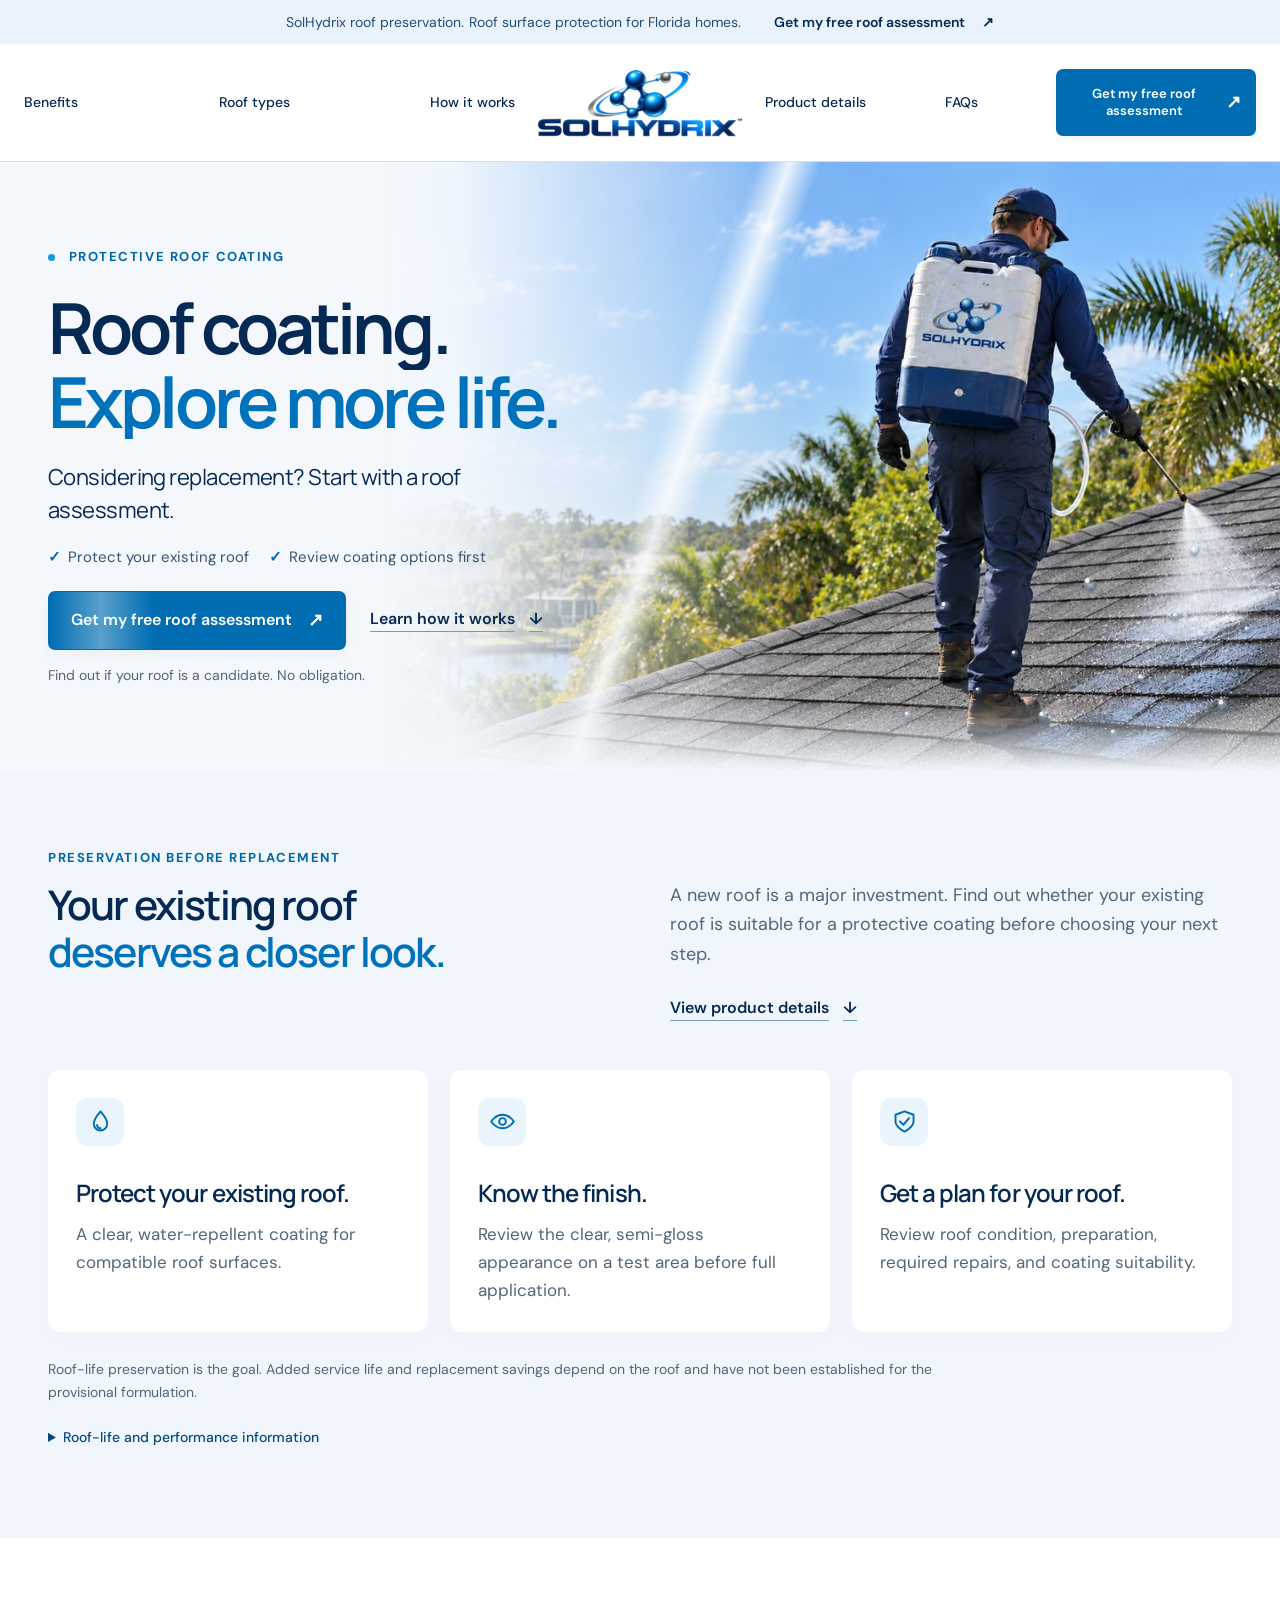
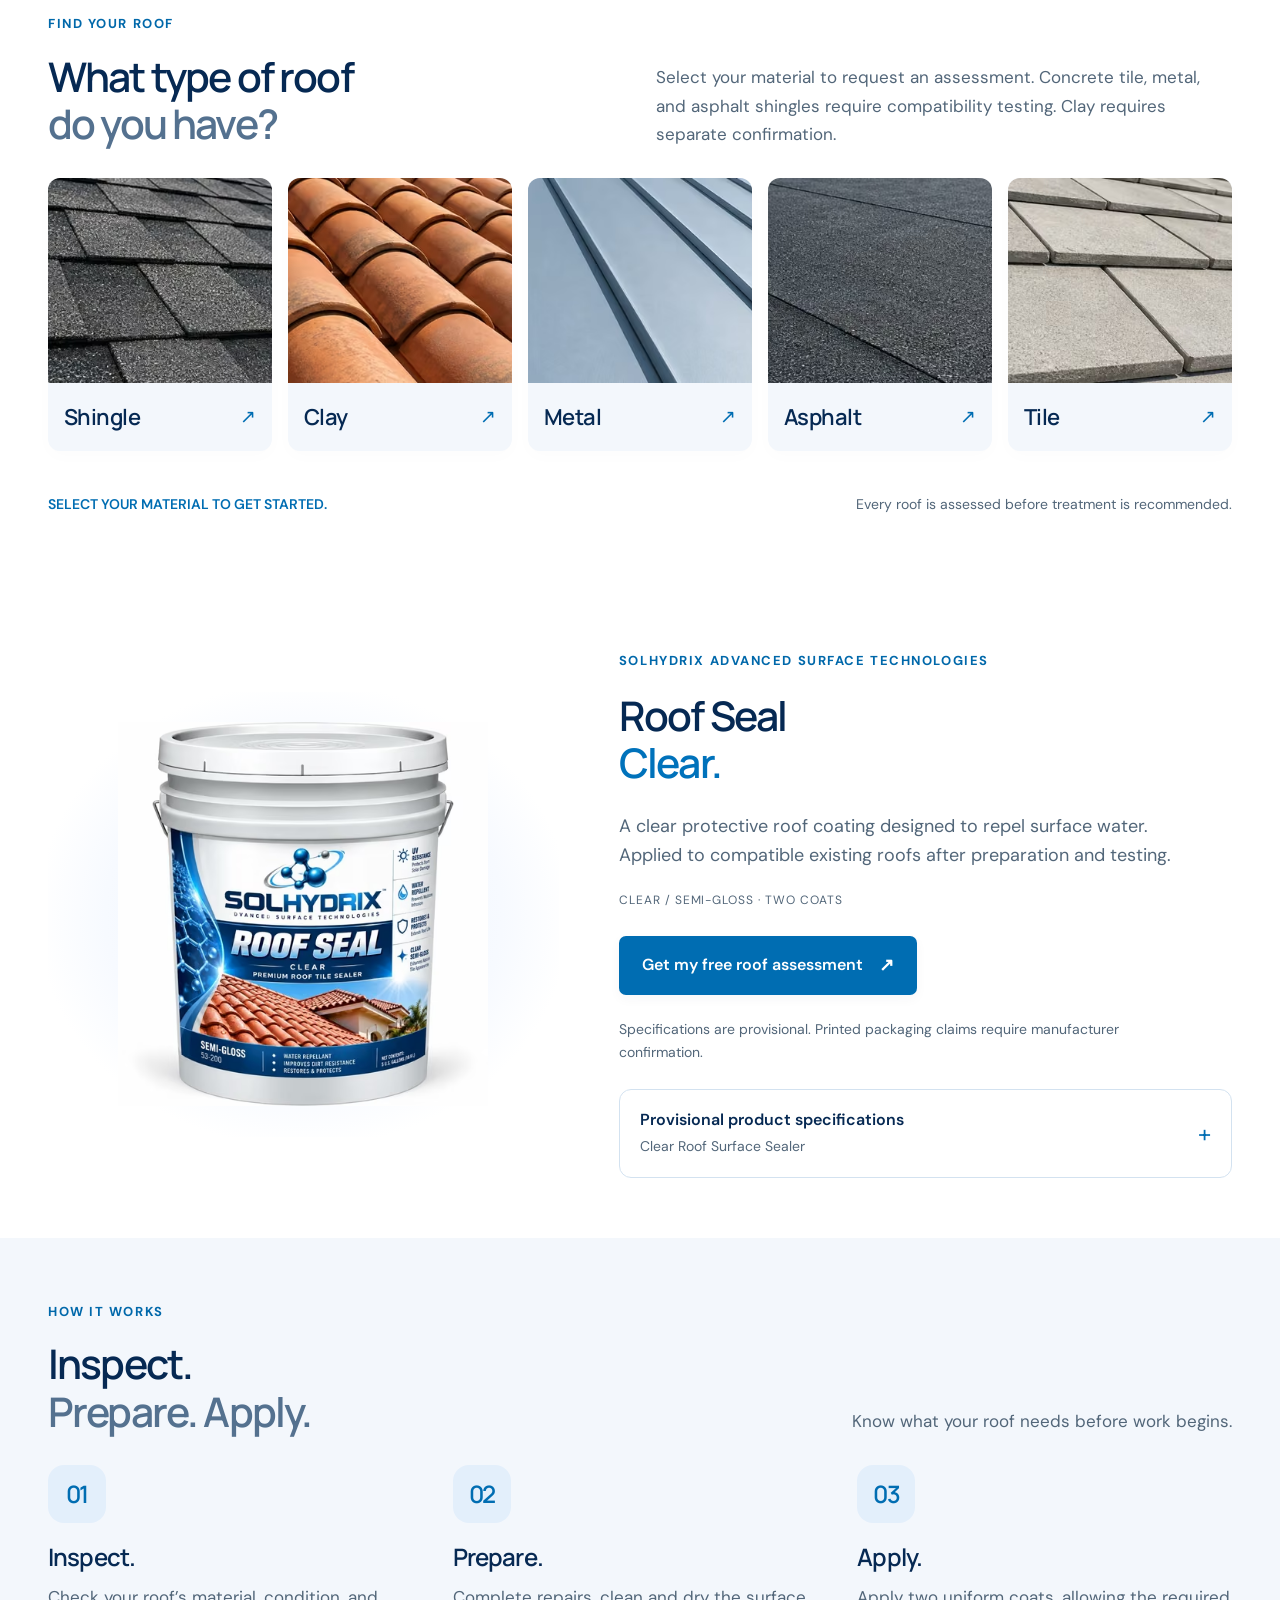
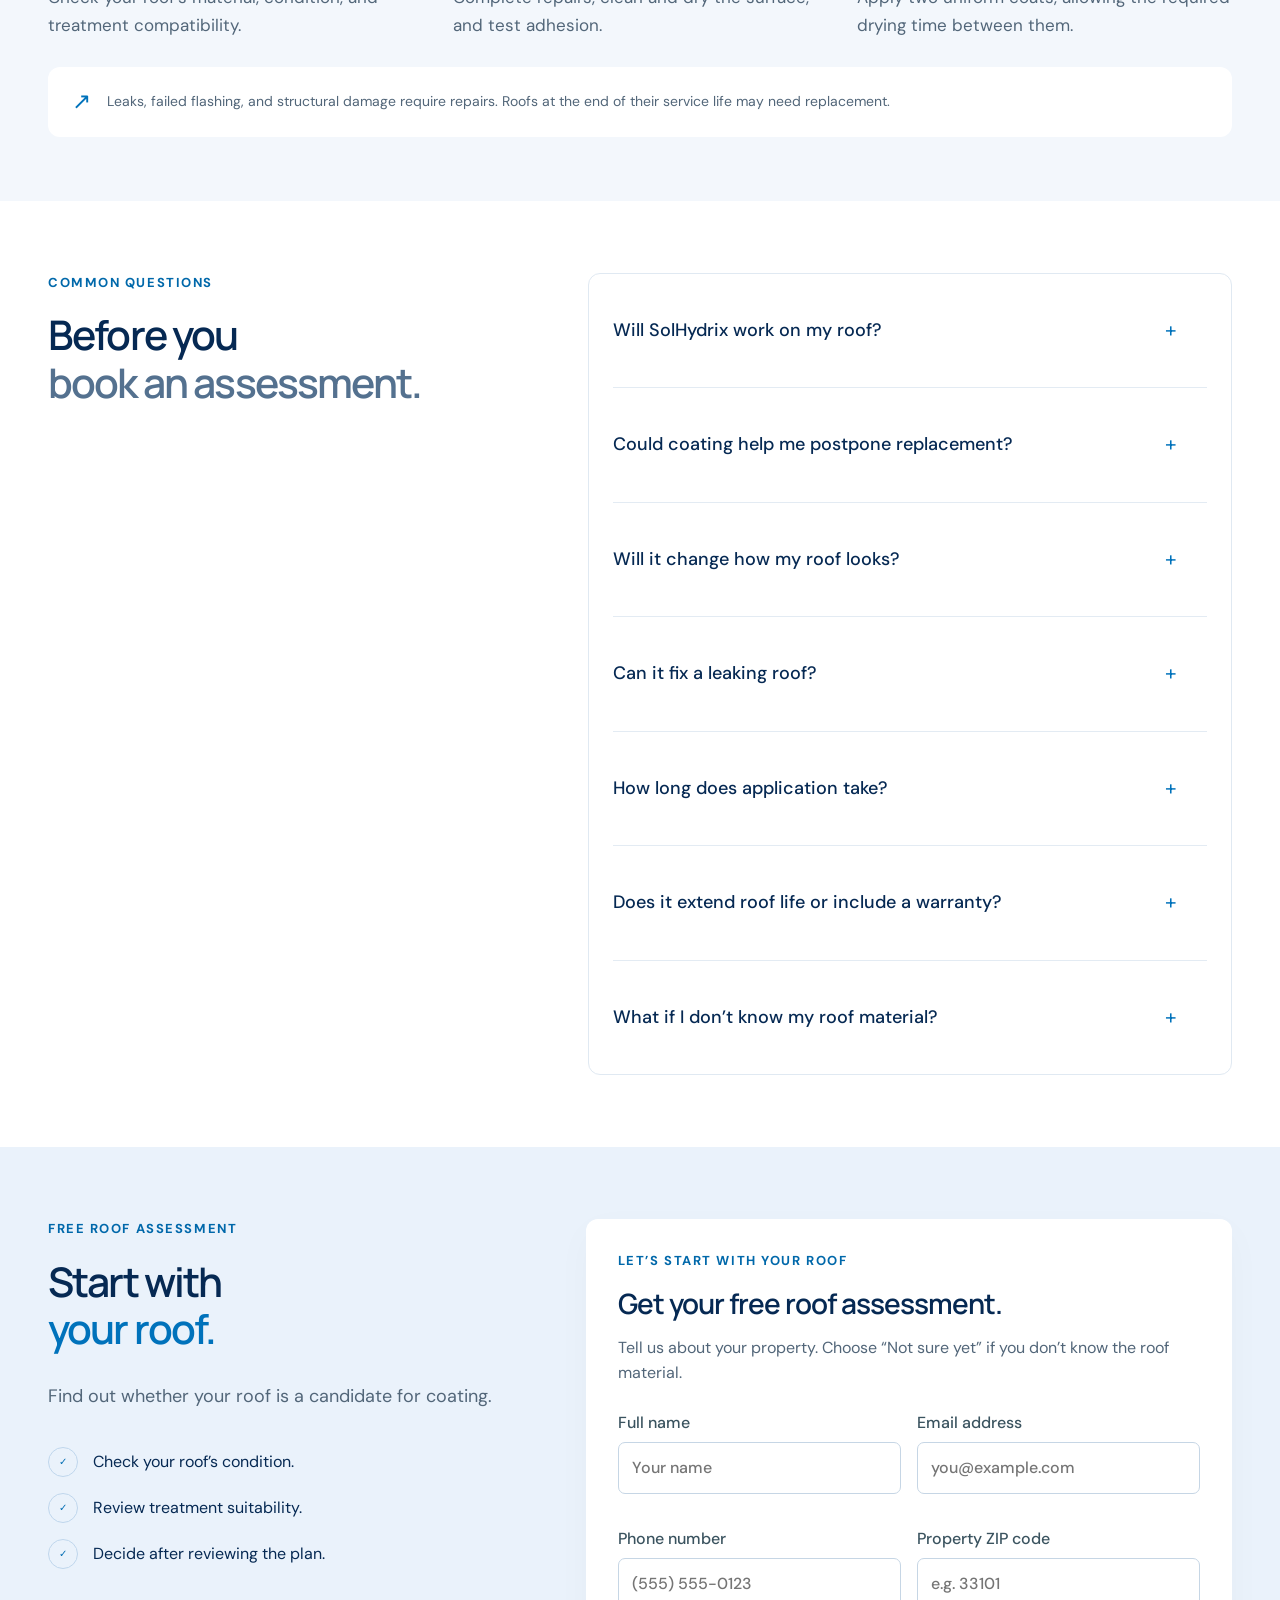
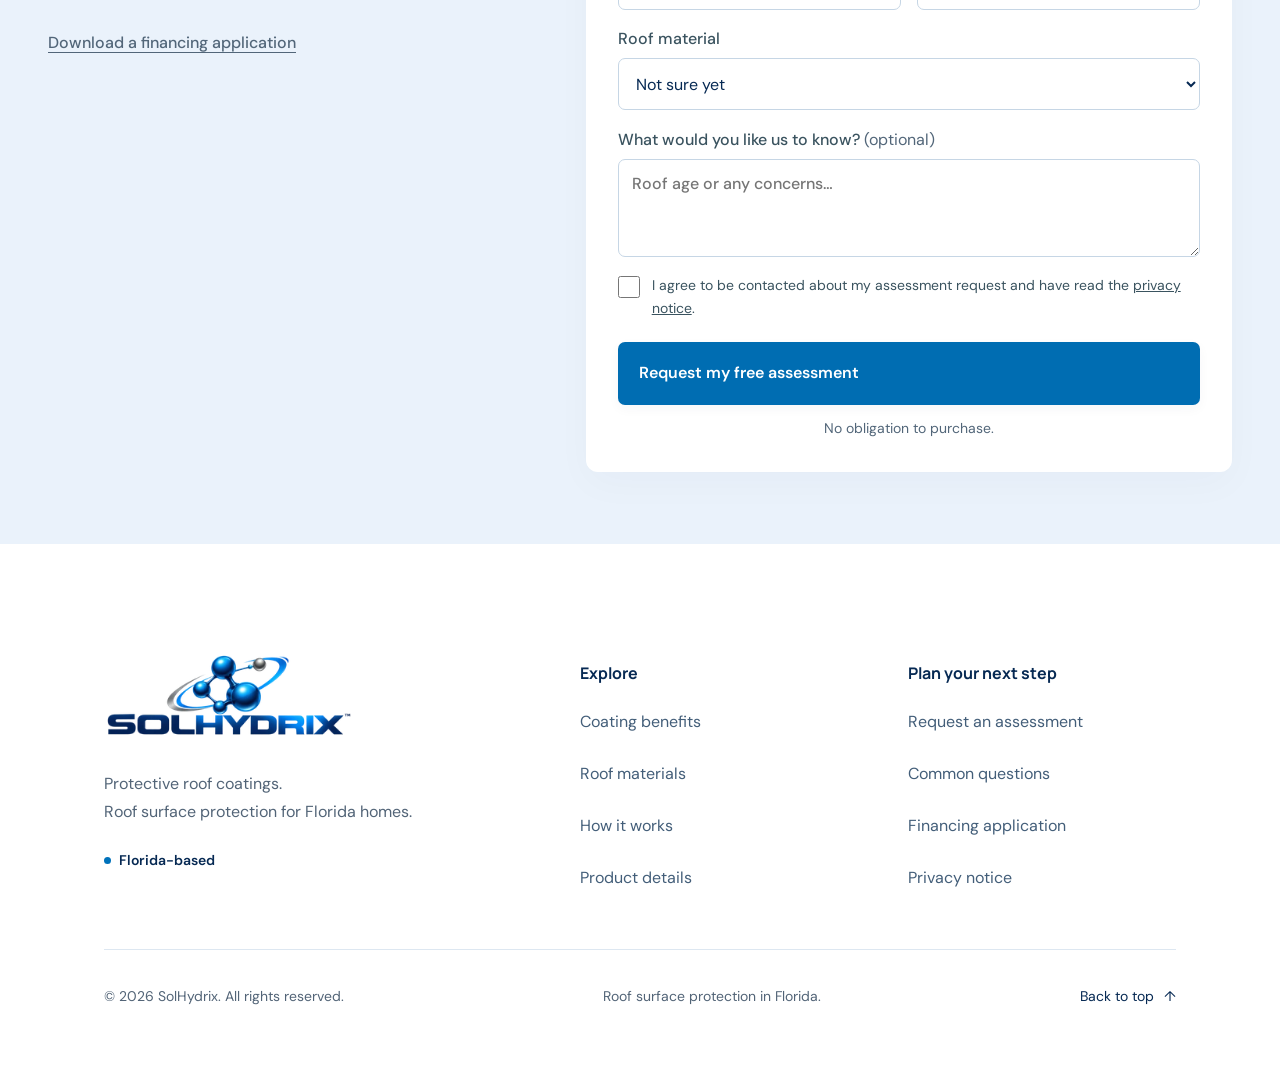
<file: index.html>
<!doctype html>
<html lang="en"><head>
<meta charset="utf-8">
<meta name="viewport" content="width=device-width, initial-scale=1">
<meta name="description" content="SolHydrix Roof Seal Clear is a clear protective roof coating for Florida homes. Request a free roof assessment to see if your roof is a candidate.">
<meta name="theme-color" content="#ffffff">
<title>SolHydrix | Protective Roof Coating for Florida Homes</title>
<link rel="canonical" href="https://www.solhydrix.com/">
<meta property="og:type" content="website">
<meta property="og:url" content="https://www.solhydrix.com/">
<meta property="og:title" content="SolHydrix | Protective Roof Coating for Florida Homes">
<meta property="og:description" content="Considering replacement? Start with a free roof assessment.">
<meta property="og:image" content="https://www.solhydrix.com/assets/optimized/roof-application-1280.webp">
<link rel="icon" href="assets/brand/official-icon-32.png" sizes="32x32">
<link rel="apple-touch-icon" href="assets/brand/official-icon-180.png">
<link rel="preload" href="assets/manrope.woff2?v=8c2def024c1b" as="font" type="font/woff2" crossorigin>
<link rel="preload" href="assets/dm-sans.woff2?v=9fea608a947e" as="font" type="font/woff2" crossorigin>
<link rel="stylesheet" href="performance.bundle.css">
<link rel="stylesheet" href="form.css">
<link rel="stylesheet" href="reveal.css">
<link rel="stylesheet" href="hero.css">
<script src="site.js" defer></script>
<script src="form.js" defer></script>
<script src="reveal.js" defer></script>
<script src="hero.js" defer></script>
</head><body class="brand-official home">
<a class="skip-link" href="#main">Skip to content</a>
<div class="announcement">SolHydrix roof preservation. <span>Roof surface protection for Florida homes.</span><a href="index.html#assessment">Get my free roof assessment <span aria-hidden="true">↗</span></a></div>
<header class="site-header" id="solhydrix-header">
<a aria-label="SolHydrix home" class="brand" href="index.html"><span class="solhydrix-logo logo-header logo-morph"><span class="logo-full"><img alt="SolHydrix" class="logo-art" decoding="async" height="330" loading="eager" sizes="(max-width: 540px) 180px, 260px" src="assets/brand/official-horizontal-960.webp?v=1793151333" srcset="assets/brand/official-horizontal-320.webp?v=1793151328 320w, assets/brand/official-horizontal-640.webp?v=1793151331 640w, assets/brand/official-horizontal-960.webp?v=1793151333 960w" width="960"/></span><span aria-hidden="true" class="logo-wordmark"><img alt="" class="logo-wordmark-art" decoding="async" height="142" loading="eager" sizes="(max-width: 540px) 140px, 180px" src="assets/brand/official-wordmark-1600.webp?v=1793153058" srcset="assets/brand/official-wordmark-600.webp?v=1793153058 600w, assets/brand/official-wordmark-1000.webp?v=1793153058 1000w, assets/brand/official-wordmark-1600.webp?v=1793153058 1600w" width="1600"/></span></span></a>
<button aria-controls="site-nav" aria-expanded="false" aria-label="Open navigation menu" class="menu-toggle"><span class="menu-label">Menu</span><span aria-hidden="true" class="menu-icon">☰</span></button>
<nav aria-label="Main navigation" id="site-nav">
<div class="nav-group nav-left"><a href="index.html#why-solhydrix">Benefits</a><a href="index.html#roof-types">Roof types</a><a href="index.html#how-it-works">How it works</a></div>
<div class="nav-group nav-right"><a href="index.html#product-specifications">Product details</a><a href="index.html#questions">FAQs</a><a class="button button-small" href="index.html#assessment">Get my free roof assessment <span aria-hidden="true">↗</span></a></div>
</nav></header>
<main id="main">
<section class="hero-premium">
<div class="hero-scene"><picture><source sizes="(max-width: 540px) 100vw, (max-width: 800px) 80vw, 70vw" srcset="assets/optimized/roof-application-480.avif?v=1793158976 480w, assets/optimized/roof-application-768.avif?v=1793158976 768w, assets/optimized/roof-application-1280.avif?v=1793158976 1280w, assets/optimized/roof-application-1600.avif?v=1793158977 1600w" type="image/avif"/><img alt="Illustrative SolHydrix technician spraying roof coating onto asphalt shingles with branded backpack equipment" decoding="async" fetchpriority="high" height="900" loading="eager" sizes="(max-width: 540px) 100vw, (max-width: 800px) 80vw, 70vw" src="assets/optimized/roof-application-1280.webp" srcset="assets/optimized/roof-application-480.webp?v=1793158976 480w, assets/optimized/roof-application-768.webp?v=1793158976 768w, assets/optimized/roof-application-1280.webp?v=1793158976 1280w, assets/optimized/roof-application-1600.webp?v=1793158976 1600w" width="1600"/></picture></div>
<div class="wrap hero-inner">
<div class="hero-premium-copy">
<span class="eyebrow"><span class="status-dot"></span> PROTECTIVE ROOF COATING</span>
<h1>Roof coating.<br/> <span>Explore more life.</span></h1>
<p class="hero-lead">Considering replacement? Start with a roof assessment.</p>
<ul aria-label="Product benefits" class="hero-wins"><li>Protect your existing roof</li><li>Review coating options first</li></ul>
<div class="hero-actions"><a class="button" href="#assessment">Get my free roof assessment <span aria-hidden="true">↗</span></a><a class="text-link" href="#why-solhydrix">Learn how it works <span aria-hidden="true">↓</span></a></div>
<p class="hero-cta-note">Find out if your roof is a candidate. No obligation.</p>
</div>
<div class="scene-note"><span class="note-line"></span><span>PROFESSIONALLY APPLIED COATING.<br/><strong>CARE FOR YOUR EXISTING ROOF.</strong></span></div>
</div>
<div class="hero-base wrap"><span>ROOF SURFACE PROTECTION.</span><span>SEE HOW IT WORKS <span aria-hidden="true">↓</span></span></div>
</section>
<section class="difference-section" id="why-solhydrix">
<div class="wrap difference-grid">
<div class="difference-intro">
<span class="eyebrow">PRESERVATION BEFORE REPLACEMENT</span>
<h2>Your existing roof<br/> <span>deserves a closer look.</span></h2>
<p>A new roof is a major investment. Find out whether your existing roof is suitable for a protective coating before choosing your next step.</p>
<a class="text-link" href="#product-specifications">View product details <span aria-hidden="true">↓</span></a>
</div>
<div class="benefit-marketing">
<div class="feature-grid">
<article><span aria-hidden="true" class="feature-symbol"></span><h3>Protect your existing roof.</h3><p>A clear, water-repellent coating for compatible roof surfaces.</p></article>
<article><span aria-hidden="true" class="feature-symbol"></span><h3>Know the finish.</h3><p>Review the clear, semi-gloss appearance on a test area before full application.</p></article>
<article><span aria-hidden="true" class="feature-symbol"></span><h3>Get a plan for your roof.</h3><p>Review roof condition, preparation, required repairs, and coating suitability.</p></article>
</div>
<p class="benefit-verification">Roof-life preservation is the goal. Added service life and replacement savings depend on the roof and have not been established for the provisional formulation.</p>
<details class="development-detail"><summary>Roof-life and performance information</summary><p>SolHydrix is being developed with longer roof life, sun-exposure protection, and asphalt-shingle granule retention as intended benefits. The provisional documents describe a clear acrylic sealer; they do not establish added years, UV performance, granule-retention results, or savings. Manufacturer verification is required before those results can be stated.</p></details>
</div>
</div>
</section>
<section class="section wrap material-section" id="roof-types">
<div class="section-heading">
<div><span class="eyebrow">FIND YOUR ROOF</span><h2>What type of roof<br/> <span>do you have?</span></h2></div>
<p>Select your material to request an assessment. Concrete tile, metal, and asphalt shingles require compatibility testing. Clay requires separate confirmation.</p>
</div>
<div class="material-grid material-grid-reveal"><a aria-label="Start an assessment for a shingle roof" class="material-card" data-material="Shingle" href="#assessment"><div class="material-photo material-shingle"><picture><source sizes="(max-width: 540px) 45vw, (max-width: 1000px) 30vw, 250px" srcset="assets/optimized/roof-shingle-240.avif?v=1793158977 240w, assets/optimized/roof-shingle-320.avif?v=1793158977 320w, assets/optimized/roof-shingle-480.avif?v=1793158977 480w" type="image/avif"/><img alt="Shingle roof surface" class="material-image" decoding="async" height="400" loading="lazy" sizes="auto, (max-width: 540px) 45vw, (max-width: 1000px) 30vw, 250px" src="assets/optimized/roof-shingle-480.webp?v=1793158977" srcset="assets/optimized/roof-shingle-240.webp?v=1793158977 240w, assets/optimized/roof-shingle-320.webp?v=1793158977 320w, assets/optimized/roof-shingle-480.webp?v=1793158977 480w" width="480"/></picture></div><span><strong>Shingle</strong><i aria-hidden="true">↗</i></span></a><a aria-label="Start an assessment for a clay roof" class="material-card" data-material="Clay" href="#assessment"><div class="material-photo material-clay"><picture><source sizes="(max-width: 540px) 45vw, (max-width: 1000px) 30vw, 250px" srcset="assets/optimized/roof-clay-240.avif?v=1793158977 240w, assets/optimized/roof-clay-320.avif?v=1793158977 320w, assets/optimized/roof-clay-480.avif?v=1793158977 480w" type="image/avif"/><img alt="Clay roof surface" class="material-image" decoding="async" height="400" loading="lazy" sizes="auto, (max-width: 540px) 45vw, (max-width: 1000px) 30vw, 250px" src="assets/optimized/roof-clay-480.webp?v=1793158977" srcset="assets/optimized/roof-clay-240.webp?v=1793158977 240w, assets/optimized/roof-clay-320.webp?v=1793158977 320w, assets/optimized/roof-clay-480.webp?v=1793158977 480w" width="480"/></picture></div><span><strong>Clay</strong><i aria-hidden="true">↗</i></span></a><a aria-label="Start an assessment for a metal roof" class="material-card" data-material="Metal" href="#assessment"><div class="material-photo material-metal"><picture><source sizes="(max-width: 540px) 45vw, (max-width: 1000px) 30vw, 250px" srcset="assets/optimized/roof-metal-240.avif?v=1793158977 240w, assets/optimized/roof-metal-320.avif?v=1793158977 320w, assets/optimized/roof-metal-480.avif?v=1793158977 480w" type="image/avif"/><img alt="Metal roof surface" class="material-image" decoding="async" height="400" loading="lazy" sizes="auto, (max-width: 540px) 45vw, (max-width: 1000px) 30vw, 250px" src="assets/optimized/roof-metal-480.webp?v=1793158977" srcset="assets/optimized/roof-metal-240.webp?v=1793158977 240w, assets/optimized/roof-metal-320.webp?v=1793158977 320w, assets/optimized/roof-metal-480.webp?v=1793158977 480w" width="480"/></picture></div><span><strong>Metal</strong><i aria-hidden="true">↗</i></span></a><a aria-label="Start an assessment for an asphalt roof" class="material-card" data-material="Asphalt" href="#assessment"><div class="material-photo material-asphalt"><picture><source sizes="(max-width: 540px) 45vw, (max-width: 1000px) 30vw, 250px" srcset="assets/optimized/roof-asphalt-240.avif?v=1793158977 240w, assets/optimized/roof-asphalt-320.avif?v=1793158977 320w, assets/optimized/roof-asphalt-480.avif?v=1793158977 480w" type="image/avif"/><img alt="Asphalt roof surface" class="material-image" decoding="async" height="400" loading="lazy" sizes="auto, (max-width: 540px) 45vw, (max-width: 1000px) 30vw, 250px" src="assets/optimized/roof-asphalt-480.webp?v=1793158977" srcset="assets/optimized/roof-asphalt-240.webp?v=1793158977 240w, assets/optimized/roof-asphalt-320.webp?v=1793158977 320w, assets/optimized/roof-asphalt-480.webp?v=1793158977 480w" width="480"/></picture></div><span><strong>Asphalt</strong><i aria-hidden="true">↗</i></span></a><a aria-label="Start an assessment for a tile roof" class="material-card" data-material="Tile" href="#assessment"><div class="material-photo material-tile"><picture><source sizes="(max-width: 540px) 45vw, (max-width: 1000px) 30vw, 250px" srcset="assets/optimized/roof-tile-240.avif?v=1793158977 240w, assets/optimized/roof-tile-320.avif?v=1793158977 320w, assets/optimized/roof-tile-480.avif?v=1793158977 480w" type="image/avif"/><img alt="Tile roof surface" class="material-image" decoding="async" height="400" loading="lazy" sizes="auto, (max-width: 540px) 45vw, (max-width: 1000px) 30vw, 250px" src="assets/optimized/roof-tile-480.webp?v=1793158977" srcset="assets/optimized/roof-tile-240.webp?v=1793158977 240w, assets/optimized/roof-tile-320.webp?v=1793158977 320w, assets/optimized/roof-tile-480.webp?v=1793158977 480w" width="480"/></picture></div><span><strong>Tile</strong><i aria-hidden="true">↗</i></span></a></div>
<div class="material-bottom"><span>SELECT YOUR MATERIAL TO GET STARTED.</span><p>Every roof is assessed before treatment is recommended.</p></div>
</section>
<section aria-labelledby="brand-product-title" class="brand-product"><div class="wrap brand-product-grid"><div class="brand-product-visual"><picture><source sizes="(max-width: 540px) 240px, 370px" srcset="assets/optimized/roof-seal-clear-240.avif?v=1793158978 240w, assets/optimized/roof-seal-clear-360.avif?v=1793158978 360w, assets/optimized/roof-seal-clear-480.avif?v=1793158978 480w, assets/optimized/roof-seal-clear-720.avif?v=1793158978 720w, assets/optimized/roof-seal-clear-960.avif?v=1793158978 960w" type="image/avif"/><img alt="SolHydrix Roof Seal Clear official product mockup" class="bucket-art" decoding="async" height="997" loading="lazy" sizes="auto, (max-width: 540px) 240px, 370px" src="assets/brand/official-roofsealclear-960.webp?v=1793151338" srcset="assets/brand/official-roofsealclear-320.webp?v=1793151338 320w, assets/brand/official-roofsealclear-640.webp?v=1793151338 640w, assets/brand/official-roofsealclear-960.webp?v=1793151338 960w" width="960"/></picture></div><div class="brand-product-copy"><span class="eyebrow">SOLHYDRIX ADVANCED SURFACE TECHNOLOGIES</span><h2 id="brand-product-title">Roof Seal<br/><span>Clear.</span></h2><p>A clear protective roof coating designed to repel surface water. Applied to compatible existing roofs after preparation and testing.</p><p class="product-finish">CLEAR / SEMI-GLOSS · TWO COATS</p><a class="button" href="#assessment">Get my free roof assessment <span aria-hidden="true">↗</span></a><p class="brand-product-note">Specifications are provisional. Printed packaging claims require manufacturer confirmation.</p><details class="product-specifications" id="product-specifications">
<summary><span><strong>Provisional product specifications</strong><small>Clear Roof Surface Sealer</small></span><span aria-hidden="true" class="spec-toggle"></span></summary>
<div class="spec-content">
<p class="spec-status"><strong>Provisional technical basis.</strong> All figures are conditional on verification of the final formulation and manufacturing controls.</p>
<p>UV protection, asphalt-shingle granule retention, and roof-life extension are intended product benefits awaiting manufacturer performance verification. These provisional documents do not establish a measured improvement in those areas.</p>
<table class="spec-table"><caption>Clear Roof Surface Sealer provisional specifications</caption><tbody>
<tr><th scope="row">Finish</th><td>Clear / Semi-gloss</td></tr>
<tr><th scope="row">Packaging</th><td>5 U.S. gallons</td></tr>
<tr><th scope="row">Application</th><td>Two coats</td></tr>
<tr><th scope="row">VOC</th><td>66 g/L</td></tr>
<tr><th scope="row">Touch dry</th><td>Approximately 2 hours</td></tr>
<tr><th scope="row">Recoat</th><td>Approximately 4 hours</td></tr>
</tbody></table>
<p class="spec-conditions">Drying times assume 77°F (25°C) and 50% relative humidity. Touch dry and recoat times are not full-cure times. Actual conditions can affect drying.</p>
<h3>Surface and application requirements</h3>
<p>The provisional documents identify flat and barrel concrete tile, metal roofing, and asphalt shingles, subject to compatibility verification. Clay tile requires separate confirmation.</p>
<p>Repair defects and flashing before application. Surfaces must be dry, clean, and sound. Verify adhesion and compatibility on a test area. Avoid conditions where rain, condensation, or unsuitable temperatures may affect curing.</p>
<p class="spec-final-note">Professional applicators must use appropriate PPE and fall protection. Refer to the product-specific Safety Data Sheet. Safety documentation, approvals, and warranties must be issued or confirmed by the manufacturer. Final product instructions govern application.</p>
</div>
</details>
</div></div></section>
<section class="process-band" id="how-it-works">
<div class="section wrap process-section">
<div class="section-heading"><div><span class="eyebrow">HOW IT WORKS</span><h2>Inspect.<br/> <span>Prepare. Apply.</span></h2></div><p>Know what your roof needs before work begins.</p></div>
<div class="steps">
<article><span class="step-number">01</span><h3>Inspect.</h3><p>Check your roof’s material, condition, and treatment compatibility.</p></article>
<article><span class="step-number">02</span><h3>Prepare.</h3><p>Complete repairs, clean and dry the surface, and test adhesion.</p></article>
<article><span class="step-number">03</span><h3>Apply.</h3><p>Apply two uniform coats, allowing the required drying time between them.</p></article>
</div>
<div class="process-note"><span aria-hidden="true">↗</span><p>Leaks, failed flashing, and structural damage require repairs. Roofs at the end of their service life may need replacement.</p></div>
</div>
</section>
<section class="section wrap faq-section" id="questions">
<div><span class="eyebrow">COMMON QUESTIONS</span><h2>Before you<br/> <span>book an assessment.</span></h2></div>
<div class="faqs">
<details><summary>Will SolHydrix work on my roof?</summary><p>The provisional specifications identify flat and barrel concrete tile, metal roofing, and asphalt shingles. Your roof needs a condition assessment and compatibility test. Clay and other surfaces require separate confirmation.</p></details>
<details><summary>Could coating help me postpone replacement?</summary><p>An assessment can establish whether your roof is suitable for coating. The provisional SolHydrix documents do not establish how long replacement could be deferred or a savings amount. Roofs with structural problems or at the end of their service life may need replacement.</p></details>
<details><summary>Will it change how my roof looks?</summary><p>The specified finish is clear and semi-gloss. A test area helps you review the appearance and adhesion before the full application.</p></details>
<details><summary>Can it fix a leaking roof?</summary><p>Leaks, damaged flashing, and structural problems need appropriate roofing repairs before sealer application.</p></details>
<details><summary>How long does application take?</summary><p>The schedule depends on preparation, roof size, and weather. Provisional drying times are about 2 hours to touch dry and 4 hours to recoat at 77°F and 50% relative humidity. These are not full-cure times.</p></details>
<details><summary>Does it extend roof life or include a warranty?</summary><p>A measured increase in roof life has not been established by the provisional documents. Any warranty must be issued or confirmed by the manufacturer. Review written terms before approving treatment.</p></details>
<details><summary>What if I don’t know my roof material?</summary><p>Choose “Not sure yet” on the form and share what you know.</p></details>
</div>
</section>
<section class="assessment-section" id="assessment">
<div class="wrap assessment-layout">
<div class="assessment-copy"><span class="eyebrow">FREE ROOF ASSESSMENT</span><h2>Start with<br/> <span>your roof.</span></h2><p>Find out whether your roof is a candidate for coating.</p><div class="assessment-points"><div><span>✓</span><p>Check your roof’s condition.</p></div><div><span>✓</span><p>Review treatment suitability.</p></div><div><span>✓</span><p>Decide after reviewing the plan.</p></div></div><p class="assessment-financing"><a href="financing.html">Download a financing application</a></p><span class="local-note">SOLHYDRIX · ROOF SURFACE PROTECTION.</span></div>
<div><form aria-label="Roof assessment request" class="assessment-form" id="assessment-form" action="https://formsubmit.co/markhamilton@nbholdingspartnership.com" method="POST">
<input type="hidden" name="_subject" value="New SolHydrix roof assessment request">
<input type="hidden" name="_template" value="table">
<input type="hidden" name="_captcha" value="false">
<input type="text" name="_honey" class="hp-field" tabindex="-1" autocomplete="off" aria-hidden="true">

<div class="form-top"><span class="eyebrow">LET’S START WITH YOUR ROOF</span><h3>Get your free roof assessment.</h3><p>Tell us about your property. Choose “Not sure yet” if you don’t know the roof material.</p></div>
<div class="form-grid">
<label>Full name<input name="Name" required autocomplete="name" maxlength="100" placeholder="Your name"/></label>
<label>Email address<input name="email" required autocomplete="email" maxlength="160" placeholder="you@example.com" type="email"/></label>
<label>Phone number<input name="Phone" required autocomplete="tel" maxlength="30" placeholder="(555) 555-0123" type="tel"/></label>
<label>Property ZIP code<input name="ZIP code" required autocomplete="postal-code" inputmode="numeric" maxlength="5" pattern="[0-9]{5}" title="5-digit ZIP code" placeholder="e.g. 33101"/></label>
</div>
<label>Roof material<select id="roof-material" name="Roof material"><option value="Not sure">Not sure yet</option><option>Shingle</option><option>Clay</option><option>Metal</option><option>Asphalt</option><option>Tile</option></select></label>
<label>What would you like us to know? <span class="optional">(optional)</span><textarea name="Message" maxlength="2000" placeholder="Roof age or any concerns…" rows="3"></textarea></label>

<label class="consent"><input type="checkbox" name="Consent" value="Agreed" required/><span>I agree to be contacted about my assessment request and have read the <a href="privacy.html">privacy notice</a>.</span></label>
<button class="button" type="submit">Request my free assessment</button><p class="form-note">No obligation to purchase.</p>
<p class="form-response" hidden="" role="status" aria-live="polite"></p></form>
</div>
</div>
</section>
</main>
<footer class="site-footer">
<div class="wrap footer-shell">
<div class="footer-grid">
<div class="footer-identity">
<a aria-label="SolHydrix home" class="brand" href="index.html"><picture class="solhydrix-logo logo-footer"><img alt="SolHydrix" class="logo-art logo-layout-horizontal" decoding="async" height="330" loading="lazy" sizes="(max-width: 540px) 180px, 250px" src="assets/brand/official-horizontal-960.webp?v=1793151333" srcset="assets/brand/official-horizontal-320.webp?v=1793151328 320w, assets/brand/official-horizontal-640.webp?v=1793151331 640w, assets/brand/official-horizontal-960.webp?v=1793151333 960w" width="960"/></picture></a>
<p>Protective roof coatings.<br/>Roof surface protection for Florida homes.</p>
<span class="footer-location"><span aria-hidden="true"></span>Florida-based</span>
</div>
<nav aria-label="Explore SolHydrix" class="footer-links">
<h3>Explore</h3>
<a href="index.html#why-solhydrix">Coating benefits</a>
<a href="index.html#roof-types">Roof materials</a>
<a href="index.html#how-it-works">How it works</a>
<a href="index.html#product-specifications">Product details</a>
</nav>
<nav aria-label="SolHydrix resources" class="footer-links">
<h3>Plan your next step</h3>
<a href="index.html#assessment">Request an assessment</a>
<a href="index.html#questions">Common questions</a>
<a href="financing.html">Financing application</a>
<a href="privacy.html">Privacy notice</a>
</nav>
</div>
<div class="footer-legal"><span>© 2026 SolHydrix. All rights reserved.</span><span>Roof surface protection in Florida.</span><a href="#main">Back to top <span aria-hidden="true">↑</span></a></div>
</div>
</footer>
</body></html>
</file>
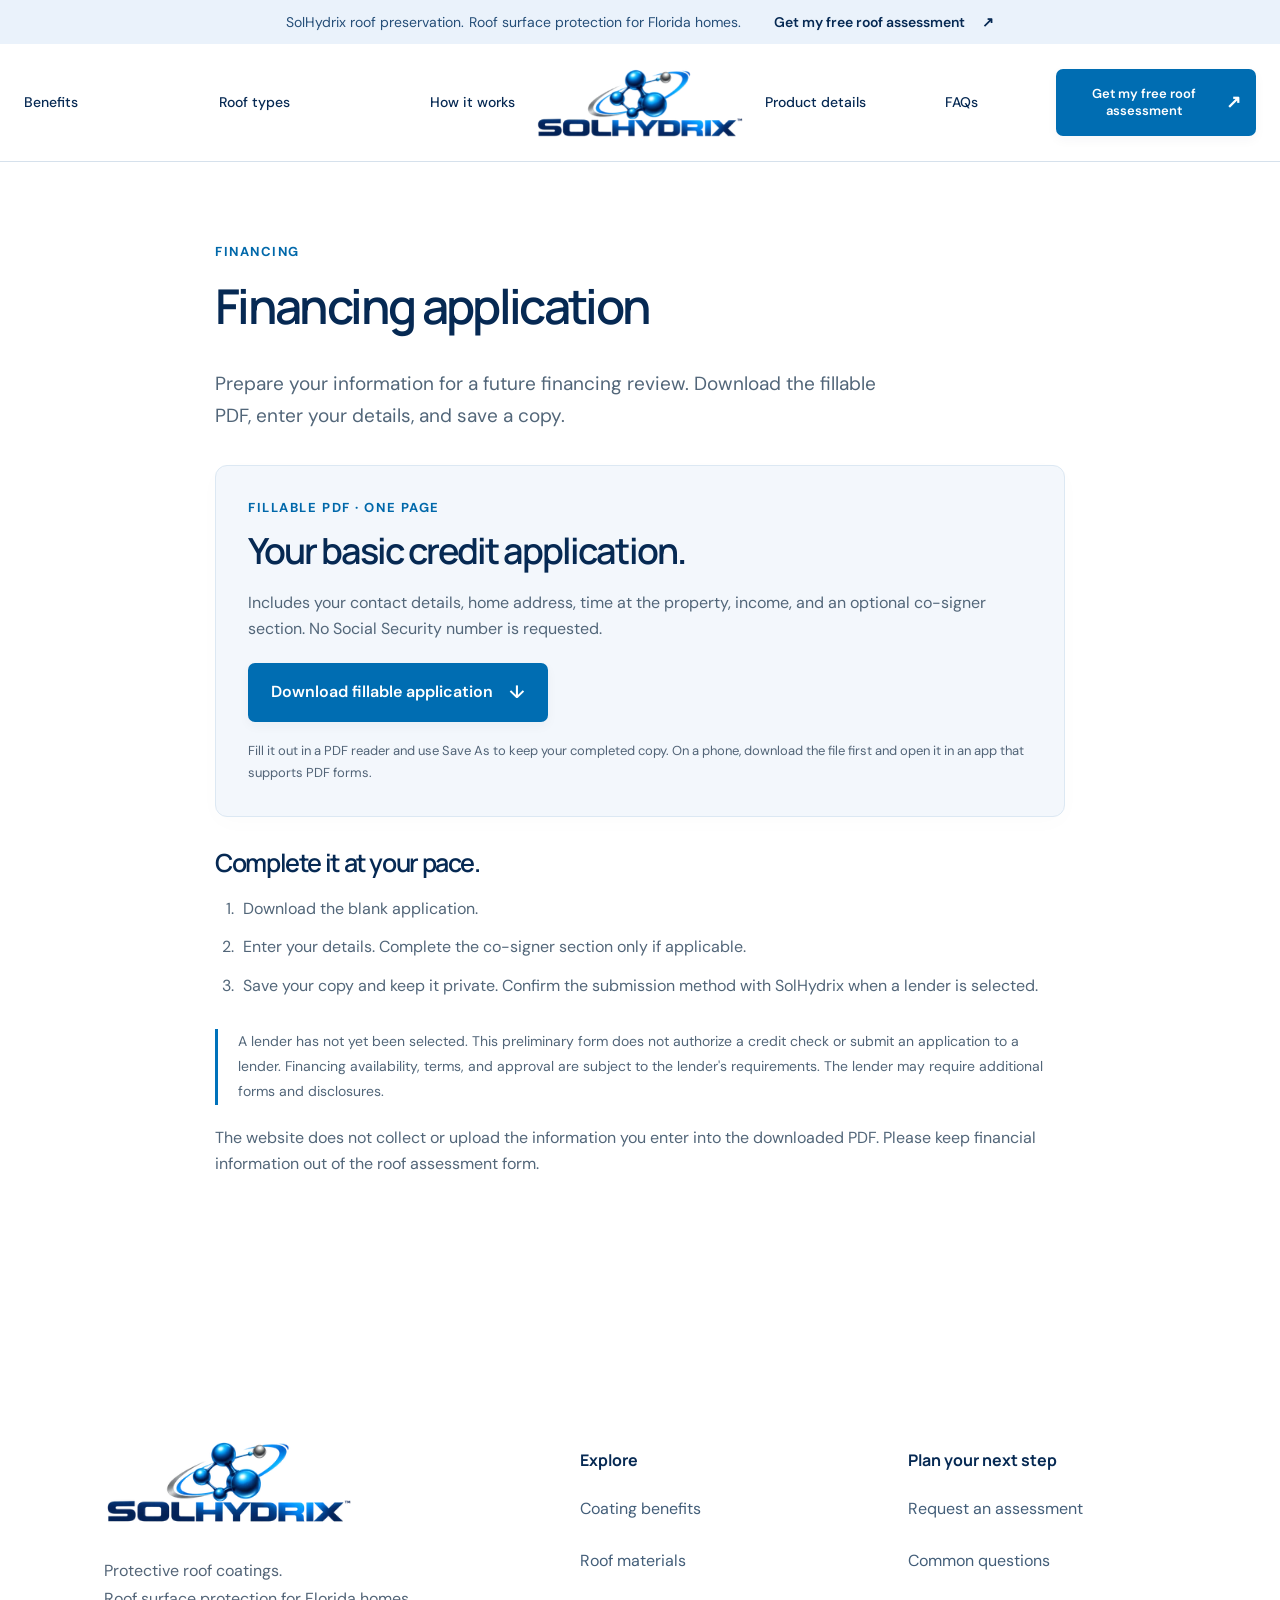
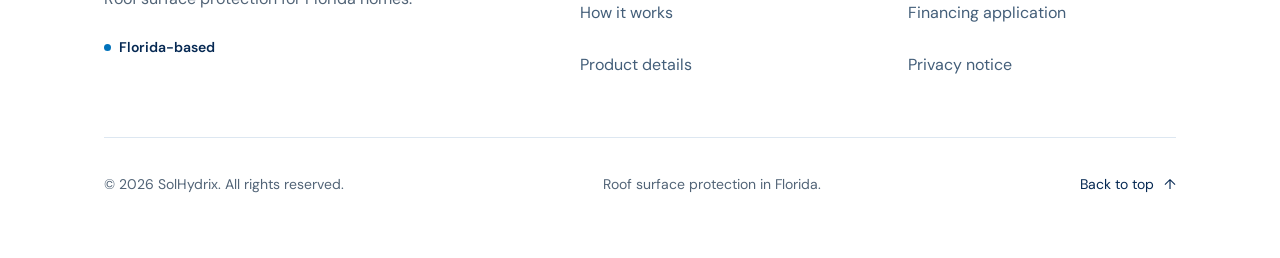
<file: financing.html>
<!doctype html>
<html lang="en"><head>
<meta charset="utf-8">
<meta name="viewport" content="width=device-width, initial-scale=1">
<meta name="description" content="Download the SolHydrix basic credit application to prepare for a financing review.">
<meta name="theme-color" content="#ffffff">
<title>Financing application | SolHydrix</title>
<link rel="canonical" href="https://www.solhydrix.com/financing.html">
<link rel="icon" href="assets/brand/official-icon-32.png" sizes="32x32">
<link rel="apple-touch-icon" href="assets/brand/official-icon-180.png">
<link rel="preload" href="assets/manrope.woff2?v=8c2def024c1b" as="font" type="font/woff2" crossorigin>
<link rel="preload" href="assets/dm-sans.woff2?v=9fea608a947e" as="font" type="font/woff2" crossorigin>
<link rel="stylesheet" href="performance.bundle.css">
<link rel="stylesheet" href="form.css">
<script src="site.js" defer></script>

</head><body class="brand-official page">
<a class="skip-link" href="#main">Skip to content</a>
<div class="announcement">SolHydrix roof preservation. <span>Roof surface protection for Florida homes.</span><a href="index.html#assessment">Get my free roof assessment <span aria-hidden="true">↗</span></a></div>
<header class="site-header" id="solhydrix-header">
<a aria-label="SolHydrix home" class="brand" href="index.html"><span class="solhydrix-logo logo-header logo-morph"><span class="logo-full"><img alt="SolHydrix" class="logo-art" decoding="async" height="330" loading="eager" sizes="(max-width: 540px) 180px, 260px" src="assets/brand/official-horizontal-960.webp?v=1793151333" srcset="assets/brand/official-horizontal-320.webp?v=1793151328 320w, assets/brand/official-horizontal-640.webp?v=1793151331 640w, assets/brand/official-horizontal-960.webp?v=1793151333 960w" width="960"/></span><span aria-hidden="true" class="logo-wordmark"><img alt="" class="logo-wordmark-art" decoding="async" height="142" loading="eager" sizes="(max-width: 540px) 140px, 180px" src="assets/brand/official-wordmark-1600.webp?v=1793153058" srcset="assets/brand/official-wordmark-600.webp?v=1793153058 600w, assets/brand/official-wordmark-1000.webp?v=1793153058 1000w, assets/brand/official-wordmark-1600.webp?v=1793153058 1600w" width="1600"/></span></span></a>
<button aria-controls="site-nav" aria-expanded="false" aria-label="Open navigation menu" class="menu-toggle"><span class="menu-label">Menu</span><span aria-hidden="true" class="menu-icon">☰</span></button>
<nav aria-label="Main navigation" id="site-nav">
<div class="nav-group nav-left"><a href="index.html#why-solhydrix">Benefits</a><a href="index.html#roof-types">Roof types</a><a href="index.html#how-it-works">How it works</a></div>
<div class="nav-group nav-right"><a href="index.html#product-specifications">Product details</a><a href="index.html#questions">FAQs</a><a class="button button-small" href="index.html#assessment">Get my free roof assessment <span aria-hidden="true">↗</span></a></div>
</nav></header>
<main id="main"><div class="prose wrap"><span class="eyebrow">FINANCING</span><h1>Financing application</h1>
<div class="financing-intro">
<p>Prepare your information for a future financing review. Download the fillable PDF, enter your details, and save a copy.</p>
<div class="financing-download">
<span class="eyebrow">FILLABLE PDF · ONE PAGE</span>
<h2>Your basic credit application.</h2>
<p>Includes your contact details, home address, time at the property, income, and an optional co-signer section. No Social Security number is requested.</p>
<a class="button" download="SolHydrix-Basic-Credit-Application.pdf" href="assets/documents/SolHydrix-Basic-Credit-Application.pdf">Download fillable application <span aria-hidden="true">↓</span></a>
<p class="financing-caption">Fill it out in a PDF reader and use Save As to keep your completed copy. On a phone, download the file first and open it in an app that supports PDF forms.</p>
</div>
<h2>Complete it at your pace.</h2>
<ol><li>Download the blank application.</li><li>Enter your details. Complete the co-signer section only if applicable.</li><li>Save your copy and keep it private. Confirm the submission method with SolHydrix when a lender is selected.</li></ol>
<p class="financing-notice">A lender has not yet been selected. This preliminary form does not authorize a credit check or submit an application to a lender. Financing availability, terms, and approval are subject to the lender's requirements. The lender may require additional forms and disclosures.</p>
<p>The website does not collect or upload the information you enter into the downloaded PDF. Please keep financial information out of the roof assessment form.</p>
</div>

</div></main>
<footer class="site-footer">
<div class="wrap footer-shell">
<div class="footer-grid">
<div class="footer-identity">
<a aria-label="SolHydrix home" class="brand" href="index.html"><picture class="solhydrix-logo logo-footer"><img alt="SolHydrix" class="logo-art logo-layout-horizontal" decoding="async" height="330" loading="lazy" sizes="(max-width: 540px) 180px, 250px" src="assets/brand/official-horizontal-960.webp?v=1793151333" srcset="assets/brand/official-horizontal-320.webp?v=1793151328 320w, assets/brand/official-horizontal-640.webp?v=1793151331 640w, assets/brand/official-horizontal-960.webp?v=1793151333 960w" width="960"/></picture></a>
<p>Protective roof coatings.<br/>Roof surface protection for Florida homes.</p>
<span class="footer-location"><span aria-hidden="true"></span>Florida-based</span>
</div>
<nav aria-label="Explore SolHydrix" class="footer-links">
<h3>Explore</h3>
<a href="index.html#why-solhydrix">Coating benefits</a>
<a href="index.html#roof-types">Roof materials</a>
<a href="index.html#how-it-works">How it works</a>
<a href="index.html#product-specifications">Product details</a>
</nav>
<nav aria-label="SolHydrix resources" class="footer-links">
<h3>Plan your next step</h3>
<a href="index.html#assessment">Request an assessment</a>
<a href="index.html#questions">Common questions</a>
<a href="financing.html">Financing application</a>
<a href="privacy.html">Privacy notice</a>
</nav>
</div>
<div class="footer-legal"><span>© 2026 SolHydrix. All rights reserved.</span><span>Roof surface protection in Florida.</span><a href="#main">Back to top <span aria-hidden="true">↑</span></a></div>
</div>
</footer>
</body></html>
</file>
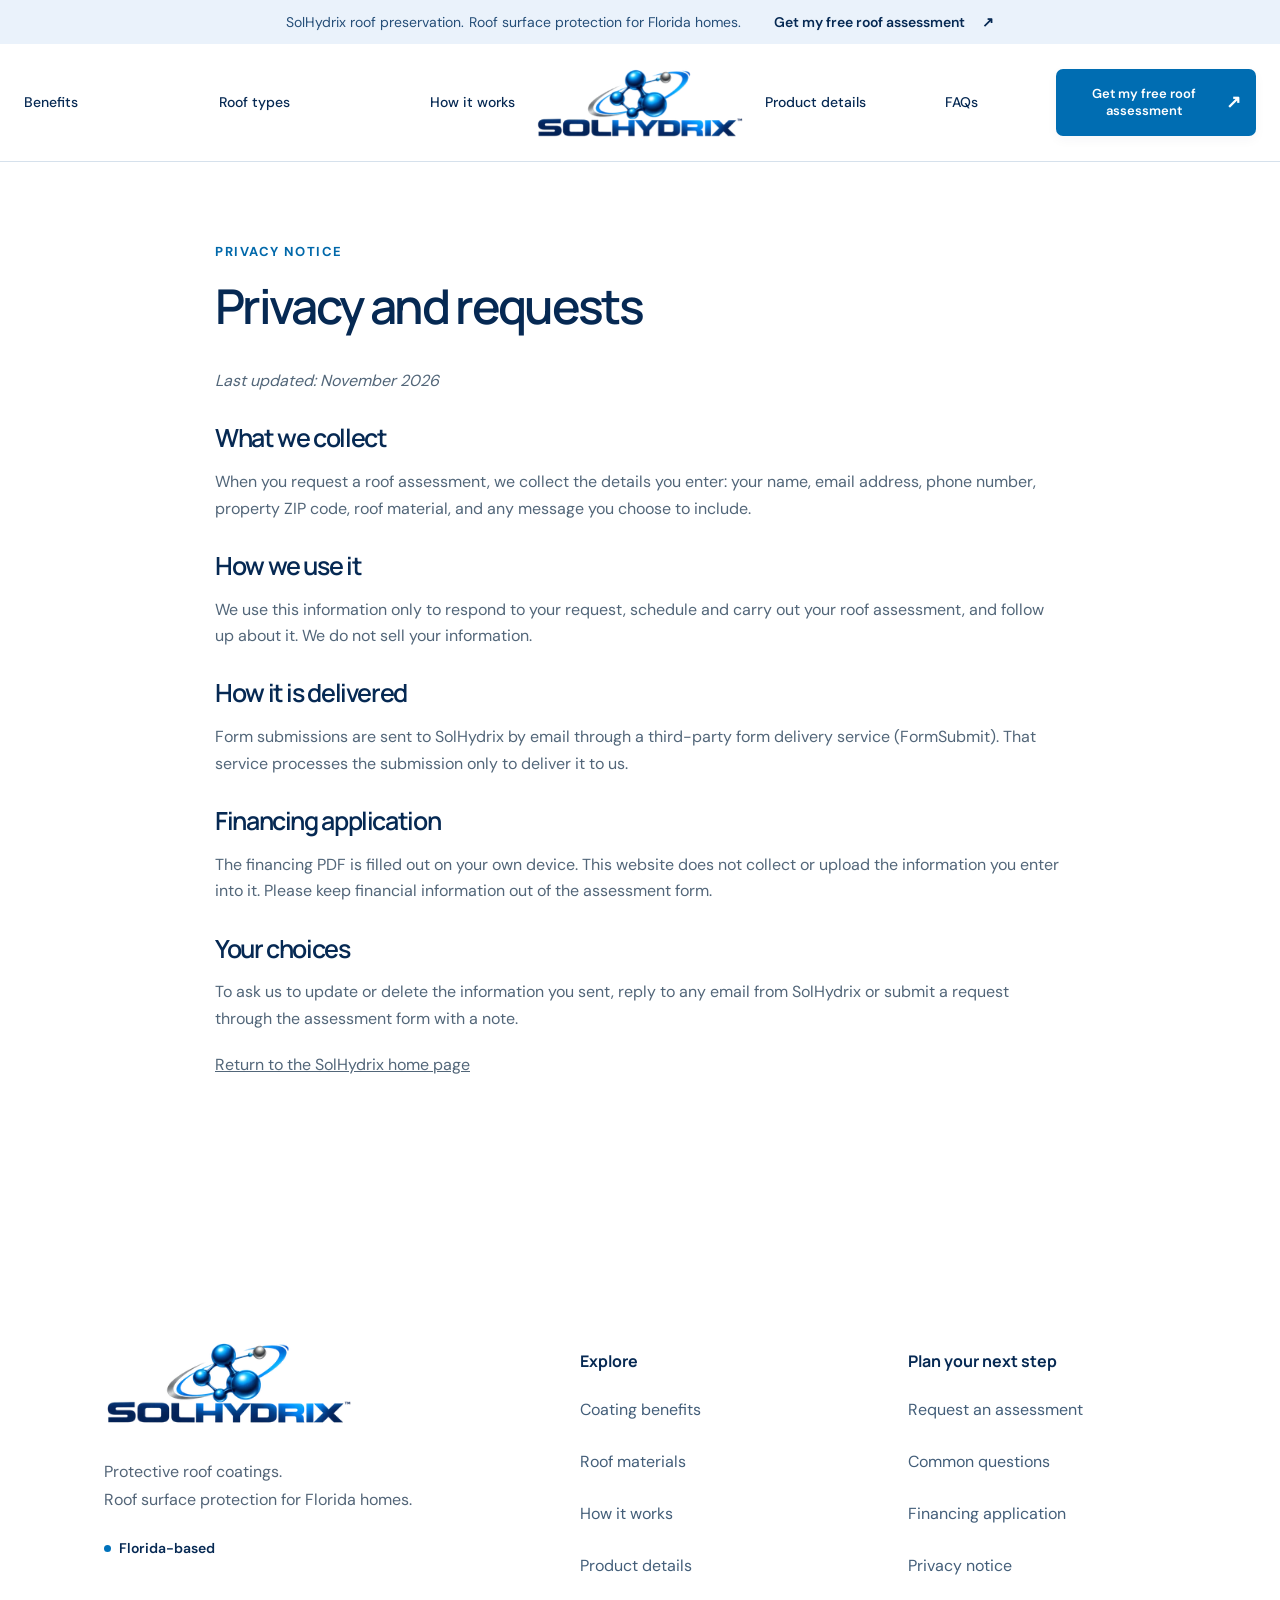
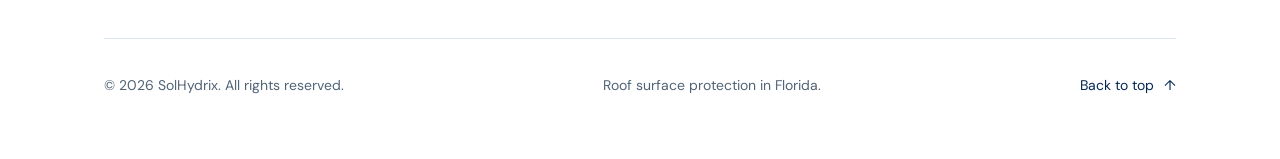
<file: privacy.html>
<!doctype html>
<html lang="en"><head>
<meta charset="utf-8">
<meta name="viewport" content="width=device-width, initial-scale=1">
<meta name="description" content="How SolHydrix handles information submitted through the roof assessment form.">
<meta name="theme-color" content="#ffffff">
<title>Privacy notice | SolHydrix</title>
<link rel="canonical" href="https://www.solhydrix.com/privacy.html">
<link rel="icon" href="assets/brand/official-icon-32.png" sizes="32x32">
<link rel="apple-touch-icon" href="assets/brand/official-icon-180.png">
<link rel="preload" href="assets/manrope.woff2?v=8c2def024c1b" as="font" type="font/woff2" crossorigin>
<link rel="preload" href="assets/dm-sans.woff2?v=9fea608a947e" as="font" type="font/woff2" crossorigin>
<link rel="stylesheet" href="performance.bundle.css">
<link rel="stylesheet" href="form.css">
<script src="site.js" defer></script>

</head><body class="brand-official page">
<a class="skip-link" href="#main">Skip to content</a>
<div class="announcement">SolHydrix roof preservation. <span>Roof surface protection for Florida homes.</span><a href="index.html#assessment">Get my free roof assessment <span aria-hidden="true">↗</span></a></div>
<header class="site-header" id="solhydrix-header">
<a aria-label="SolHydrix home" class="brand" href="index.html"><span class="solhydrix-logo logo-header logo-morph"><span class="logo-full"><img alt="SolHydrix" class="logo-art" decoding="async" height="330" loading="eager" sizes="(max-width: 540px) 180px, 260px" src="assets/brand/official-horizontal-960.webp?v=1793151333" srcset="assets/brand/official-horizontal-320.webp?v=1793151328 320w, assets/brand/official-horizontal-640.webp?v=1793151331 640w, assets/brand/official-horizontal-960.webp?v=1793151333 960w" width="960"/></span><span aria-hidden="true" class="logo-wordmark"><img alt="" class="logo-wordmark-art" decoding="async" height="142" loading="eager" sizes="(max-width: 540px) 140px, 180px" src="assets/brand/official-wordmark-1600.webp?v=1793153058" srcset="assets/brand/official-wordmark-600.webp?v=1793153058 600w, assets/brand/official-wordmark-1000.webp?v=1793153058 1000w, assets/brand/official-wordmark-1600.webp?v=1793153058 1600w" width="1600"/></span></span></a>
<button aria-controls="site-nav" aria-expanded="false" aria-label="Open navigation menu" class="menu-toggle"><span class="menu-label">Menu</span><span aria-hidden="true" class="menu-icon">☰</span></button>
<nav aria-label="Main navigation" id="site-nav">
<div class="nav-group nav-left"><a href="index.html#why-solhydrix">Benefits</a><a href="index.html#roof-types">Roof types</a><a href="index.html#how-it-works">How it works</a></div>
<div class="nav-group nav-right"><a href="index.html#product-specifications">Product details</a><a href="index.html#questions">FAQs</a><a class="button button-small" href="index.html#assessment">Get my free roof assessment <span aria-hidden="true">↗</span></a></div>
</nav></header>
<main id="main"><div class="prose wrap"><span class="eyebrow">PRIVACY NOTICE</span>
<h1>Privacy and requests</h1>
<p><em>Last updated: November 2026</em></p>
<h2>What we collect</h2><p>When you request a roof assessment, we collect the details you enter: your name, email address, phone number, property ZIP code, roof material, and any message you choose to include.</p>
<h2>How we use it</h2><p>We use this information only to respond to your request, schedule and carry out your roof assessment, and follow up about it. We do not sell your information.</p>
<h2>How it is delivered</h2><p>Form submissions are sent to SolHydrix by email through a third-party form delivery service (FormSubmit). That service processes the submission only to deliver it to us.</p>
<h2>Financing application</h2><p>The financing PDF is filled out on your own device. This website does not collect or upload the information you enter into it. Please keep financial information out of the assessment form.</p>
<h2>Your choices</h2><p>To ask us to update or delete the information you sent, reply to any email from SolHydrix or submit a request through the assessment form with a note.</p>
<p><a href="index.html">Return to the SolHydrix home page</a></p></div></main>
<footer class="site-footer">
<div class="wrap footer-shell">
<div class="footer-grid">
<div class="footer-identity">
<a aria-label="SolHydrix home" class="brand" href="index.html"><picture class="solhydrix-logo logo-footer"><img alt="SolHydrix" class="logo-art logo-layout-horizontal" decoding="async" height="330" loading="lazy" sizes="(max-width: 540px) 180px, 250px" src="assets/brand/official-horizontal-960.webp?v=1793151333" srcset="assets/brand/official-horizontal-320.webp?v=1793151328 320w, assets/brand/official-horizontal-640.webp?v=1793151331 640w, assets/brand/official-horizontal-960.webp?v=1793151333 960w" width="960"/></picture></a>
<p>Protective roof coatings.<br/>Roof surface protection for Florida homes.</p>
<span class="footer-location"><span aria-hidden="true"></span>Florida-based</span>
</div>
<nav aria-label="Explore SolHydrix" class="footer-links">
<h3>Explore</h3>
<a href="index.html#why-solhydrix">Coating benefits</a>
<a href="index.html#roof-types">Roof materials</a>
<a href="index.html#how-it-works">How it works</a>
<a href="index.html#product-specifications">Product details</a>
</nav>
<nav aria-label="SolHydrix resources" class="footer-links">
<h3>Plan your next step</h3>
<a href="index.html#assessment">Request an assessment</a>
<a href="index.html#questions">Common questions</a>
<a href="financing.html">Financing application</a>
<a href="privacy.html">Privacy notice</a>
</nav>
</div>
<div class="footer-legal"><span>© 2026 SolHydrix. All rights reserved.</span><span>Roof surface protection in Florida.</span><a href="#main">Back to top <span aria-hidden="true">↑</span></a></div>
</div>
</footer>
</body></html>
</file>
<file: performance.bundle.css>
@font-face{font-family:'DM Sans';font-style:normal;font-weight:400 700;font-display:swap;src:url(assets/dm-sans.woff2?v=9fea608a947e) format('woff2');unicode-range:U+0000-00FF,U+0131,U+0152-0153,U+02BB-02BC,U+02C6,U+02DA,U+02DC,U+0304,U+0308,U+0329,U+2000-206F,U+20AC,U+2122,U+2191,U+2193,U+2212,U+2215,U+FEFF,U+FFFD}@font-face{font-family:'Manrope';font-style:normal;font-weight:400 800;font-display:swap;src:url(assets/manrope.woff2?v=8c2def024c1b) format('woff2');unicode-range:U+0000-00FF,U+0131,U+0152-0153,U+02BB-02BC,U+02C6,U+02DA,U+02DC,U+0304,U+0308,U+0329,U+2000-206F,U+20AC,U+2122,U+2191,U+2193,U+2212,U+2215,U+FEFF,U+FFFD}:root{--ink:#15374b;--blue:#19617c;--teal:#28726a;--mint:#dceee8;--muted:#566976;--line:#dce5e6;--paper:#f6f8f6;--sand:#f4f1e9;--font:'DM Sans',Arial,sans-serif;--head:'Manrope',Arial,sans-serif}*{box-sizing:border-box}html{scroll-behavior:smooth;scroll-padding-top:110px}body{margin:0;color:var(--ink);background:#fff;font-family:var(--font);font-size:16px;line-height:1.65;-webkit-font-smoothing:antialiased}a{color:inherit;text-decoration:none}button,input,textarea{font:inherit}button,a,input,textarea,summary{-webkit-tap-highlight-color:transparent}a:focus-visible,button:focus-visible,input:focus-visible,textarea:focus-visible,summary:focus-visible{outline:3px solid #cc8b2e;outline-offset:5px}img{display:block;width:100%;height:auto}p{margin:0 0 20px}h1,h2,h3{font-family:var(--head);font-weight:600;letter-spacing:-.055em;line-height:1.15;margin:0}h1{font-size:clamp(42px,4.35vw,70px)}h2{font-size:clamp(34px,3.15vw,48px)}h2 span{color:#73868b}h3{font-size:23px;letter-spacing:-.035em}.wrap{width:min(1320px,calc(100% - 112px));margin-inline:auto}.eyebrow{font-size:10px;letter-spacing:.17em;font-weight:700;display:block;color:var(--teal);line-height:1.6}.status-dot{display:inline-block;width:7px;height:7px;border-radius:50%;background:#58a394;margin-right:9px}.announcement{background:#e9f2ee;min-height:36px;display:flex;justify-content:center;align-items:center;gap:5px;padding:7px 24px;font-size:11px;color:#345d58}.announcement a{margin-left:28px;font-weight:600}.announcement a span{margin-left:14px}.site-header{height:100px;max-width:1432px;margin:auto;padding:0 56px;display:flex;justify-content:space-between;align-items:center;background:#fff;position:relative;z-index:20}.brand{display:flex;align-items:center;gap:9px;font-family:var(--head);font-weight:800;font-size:25px;letter-spacing:.035em;line-height:1.2}.brand svg{width:43px;height:43px;fill:none;stroke:var(--blue);stroke-width:2.5;stroke-linecap:round;stroke-linejoin:round}.brand .brand-sun{stroke:#93bba4}.brand small{display:block;font-size:8px;letter-spacing:.22em;font-family:var(--font);font-weight:600;color:#6e8388;margin-top:7px}.site-header nav{display:flex;align-items:center;gap:34px;font-size:12px;font-weight:500}.site-header nav>a:not(.button):hover{color:var(--teal)}.button{display:inline-flex;align-items:center;justify-content:center;gap:28px;border:1px solid transparent;border-radius:5px;background:var(--blue);color:#fff;font-size:12px;font-weight:600;line-height:1.3;padding:19px 24px;cursor:pointer;transition:background .2s,transform .2s}.button:hover{background:#124a60;transform:translateY(-2px)}.button span{font-size:18px}.button-small{padding:14px 20px;font-size:11px;gap:24px}.menu-toggle{display:none}.hero{padding-top:23px;display:grid;grid-template-columns:1fr 1fr;column-gap:45px}.hero-copy{padding:55px 0 45px}.hero-copy .eyebrow{margin-bottom:25px;font-size:9px}.hero h1 span{color:var(--teal)}.hero-copy>p{font-size:16px;line-height:1.7;color:var(--muted);max-width:390px;margin:24px 0 28px}.hero-actions{display:flex;align-items:center;gap:25px}.text-link{display:inline-flex;gap:20px;align-items:center;font-size:12px;font-weight:600;padding-bottom:4px;border-bottom:1px solid #a5b9ba;white-space:nowrap}.text-link:hover{color:var(--teal)}.hero-assurance{display:flex;gap:24px;margin-top:27px;font-size:10px;color:var(--muted)}.hero-assurance i{font-style:normal;color:var(--teal);margin-right:5px}.hero-visual{position:relative;overflow:hidden;min-height:505px;border-radius:8px;background:#d9e7eb}.hero-visual>img{height:100%;width:100%;object-fit:cover;object-position:63% 50%;position:absolute}.hero-visual:after{content:'';position:absolute;inset:45% 0 0;background:linear-gradient(transparent,rgba(16,42,45,.63))}.image-topline{position:absolute;top:25px;left:25px;z-index:1;background:rgba(255,255,255,.9);padding:9px 12px;border-radius:3px;font-size:8px;letter-spacing:.12em;color:#345d58;font-weight:600}.image-topline .status-dot{width:5px;height:5px;margin-right:6px}.image-caption{position:absolute;bottom:30px;left:30px;right:30px;z-index:1;display:flex;align-items:center;justify-content:space-between;color:white;font-size:21px;line-height:1.45;font-weight:400;letter-spacing:-.02em}.image-caption strong{font-weight:500}.circle-arrow{border:1px solid #ffffff80;border-radius:50%;width:44px;height:44px;display:grid;place-items:center;font-size:23px}.hero-footnote{grid-column:1/-1;padding:22px 0 32px;display:flex;align-items:center;font-size:11px;color:var(--muted)}.tiny-roof{font-size:21px;color:var(--teal);margin-right:10px}.hero-count{margin-left:auto;font-size:8px;letter-spacing:.14em;color:#6e8289}.climate-strip{background:var(--paper);border-block:1px solid #e5ece7}.climate-strip .wrap{display:flex;justify-content:space-between;align-items:center;padding-block:26px;gap:20px}.climate-strip .wrap>span{font-size:8px;letter-spacing:.13em;line-height:1.7;color:#657b7d}.climate-strip .wrap>span strong{color:var(--ink);font-weight:600}.climate-strip p{margin:0;font-size:12px;display:flex;align-items:center;gap:11px}.climate-strip p>span{font-size:25px;color:#6d9483;font-family:Arial}.climate-strip a{font-size:10px;border-left:1px solid #d3dfd8;padding-left:30px}.climate-strip a span{margin-left:15px}.section{padding-block:100px}.section-heading{display:flex;justify-content:space-between;gap:55px;align-items:end;margin-bottom:42px}.section-heading .eyebrow{margin-bottom:18px}.section-heading h2{font-size:36px}.section-heading>p{max-width:320px;color:var(--muted);font-size:13px;margin:0;line-height:1.8}.benefit-grid{display:grid;grid-template-columns:repeat(3,1fr);gap:20px}.benefit-grid article{padding:27px;border:1px solid var(--line);border-radius:6px}.card-number{display:flex;justify-content:space-between;align-items:center;color:var(--teal);font-size:10px;margin-bottom:40px}.card-number span{font-size:24px;color:#648f84}.benefit-grid h3{font-size:20px;margin-bottom:15px}.benefit-grid p{font-size:13px;color:var(--muted);margin:0;line-height:1.85}.preserve-panel{display:grid;grid-template-columns:1fr 1fr;background:var(--paper);border-radius:7px;overflow:hidden}.preserve-photo{position:relative;min-height:565px}.preserve-photo img{height:100%;object-fit:cover;object-position:77% 50%;position:absolute}.photo-label{position:absolute;bottom:25px;left:25px;right:25px;color:white;font-size:8px;letter-spacing:.16em;background:#173c43b3;width:fit-content;padding:10px 14px;border-radius:3px}.preserve-copy{padding:58px 55px}.preserve-copy h2{margin:18px 0 25px}.preserve-copy>p{color:var(--muted);font-size:13px}.preserve-copy>.text-link{margin-top:4px}.suitability-note{border-top:1px solid #d4e0da;margin-top:30px;padding-top:20px;font-size:11px;color:var(--muted)}.suitability-note strong{font-size:11px;color:var(--ink)}.suitability-note p{margin:6px 0 0;line-height:1.7}.steps{display:grid;grid-template-columns:repeat(3,1fr);gap:48px}.steps article{border-top:2px solid #b9d4c6;padding-top:20px}.steps article>span{font-size:9px;letter-spacing:.15em;color:var(--teal);font-weight:600}.steps h3{margin:25px 0 15px;font-size:21px}.steps p{font-size:13px;color:var(--muted);margin:0}.statement{background:#e7efea;overflow:hidden;position:relative;padding:70px 0}.statement .wrap{position:relative;z-index:1}.statement h2{font-size:46px;max-width:760px;margin:18px 0 30px}.button-light{background:white;color:var(--ink)}.button-light:hover{background:#f3f8f5}.sun-orbit{position:absolute;width:530px;height:530px;right:4%;top:-100px;border:1px solid #c2d8c9;border-radius:50%;box-shadow:0 0 0 50px #e7efea,0 0 0 51px #d0dfd3,0 0 0 100px #e7efea,0 0 0 101px #d7e3d9}.faq-section{display:grid;grid-template-columns:.85fr 1.15fr;gap:90px}.faq-section h2{margin:18px 0 25px}.faq-section>div>p{font-size:13px;color:var(--muted)}.faqs details{border-bottom:1px solid var(--line);padding:20px 0}.faqs details:first-child{border-top:1px solid var(--line)}.faqs summary{font-size:14px;font-weight:500;cursor:pointer;list-style:none;display:flex;gap:20px;justify-content:space-between;align-items:center}.faqs summary::-webkit-details-marker{display:none}.faqs summary:after{content:'+';font-size:21px;font-weight:400;color:var(--teal)}.faqs details[open] summary:after{content:'−'}.faqs details p{font-size:13px;color:var(--muted);margin:18px 30px 0 0;line-height:1.8}.assessment-section{background:var(--paper);padding:80px 0}.assessment-layout{display:grid;grid-template-columns:1fr 1fr;gap:90px;align-items:center}.assessment-copy h2{margin:20px 0 25px;font-size:45px}.assessment-copy>p{color:var(--muted);font-size:14px;max-width:350px}.assessment-points{margin:35px 0 50px}.assessment-points>div{display:flex;align-items:center;gap:15px;margin:17px 0}.assessment-points span{font-size:10px;border:1px solid #cbded4;border-radius:50%;width:30px;height:30px;display:grid;place-items:center;color:var(--teal)}.assessment-points p{margin:0;font-size:12px}.local-note{font-size:8px;letter-spacing:.16em;color:#526c68}.assessment-form{padding:35px;background:#fff;border:1px solid var(--line);border-radius:7px;box-shadow:0 15px 35px #17374b04}.form-top .eyebrow{font-size:8px}.form-top h3{font-size:25px;margin:12px 0}.form-top p{color:var(--muted);font-size:12px;margin-bottom:25px}.form-grid{display:grid;grid-template-columns:1fr 1fr;gap:16px}.assessment-form label{display:block;font-size:10px;font-weight:500;color:#3a535f}.assessment-form input:not([type=checkbox]),.assessment-form textarea{display:block;border:1px solid #d5dfe0;background:#fff;border-radius:4px;width:100%;padding:11px 12px;font-size:12px;color:var(--ink);margin:7px 0 17px;line-height:1.5}.assessment-form textarea{resize:vertical}.optional{font-weight:400;color:#6c7b7f}.assessment-form .consent{display:flex;align-items:start;gap:8px;font-weight:400;line-height:1.6;font-size:10px;margin:3px 0 20px}.consent input{margin:3px 0 0;accent-color:var(--blue)}.consent a{text-decoration:underline}.assessment-form button{width:100%;justify-content:space-between;font-size:12px;padding:16px 20px}.form-note{text-align:center;font-size:9px;color:var(--muted);margin:12px 0 0}.form-error{background:#fff1eb;color:#9b3a1e;padding:12px;font-size:12px}.honey{position:absolute;left:-10000px}.site-footer{padding:50px 56px 22px;max-width:1432px;margin:auto}.footer-top{display:flex;align-items:center;justify-content:space-between;padding-bottom:40px}.footer-top .brand{font-size:22px}.footer-top p{font-family:var(--head);font-size:18px;line-height:1.5;letter-spacing:-.03em;margin:0}.footer-top>a:last-child{font-size:12px;border-bottom:1px solid #b8c9c7;padding-bottom:6px}.footer-top>a:last-child span{margin-left:28px}.footer-bottom{border-top:1px solid var(--line);padding-top:20px;display:flex;justify-content:space-between;font-size:9px;color:var(--muted)}.prose{max-width:850px;padding-block:80px;min-height:55vh}.prose h1{font-size:48px;margin:15px 0 35px}.prose h2{font-size:25px;margin:30px 0 16px}.prose p,.prose li{font-size:16px;color:var(--muted)}.prose a{text-decoration:underline}.skip-link{position:fixed;left:16px;top:-100px;z-index:100;background:white;padding:12px}.skip-link:focus{top:12px}@media(min-width:1500px){.hero{column-gap:70px}.hero-visual{min-height:570px}.hero-copy{padding-top:75px}.hero-copy>p{font-size:17px}.hero-copy .eyebrow{font-size:10px}.hero-actions{gap:30px}}@media(max-width:1150px){.wrap{width:calc(100% - 64px)}.site-header{padding-inline:32px}.site-header nav{gap:20px}.hero{gap:25px}.hero-copy{padding:40px 0 30px}.hero-visual{min-height:480px}.hero-actions{flex-wrap:wrap;gap:18px}.hero h1{font-size:52px}.hero-copy .eyebrow{font-size:8px}.hero-assurance{gap:14px}.section-heading h2{font-size:32px}.preserve-copy{padding:40px 35px}.assessment-layout{gap:45px}.assessment-copy h2{font-size:38px}.site-footer{padding-inline:32px}}@media(max-width:800px){.announcement>span{display:none}.announcement{font-size:10px}.announcement a{margin-left:15px}.site-header{height:82px}.brand{font-size:22px}.brand svg{width:36px;height:36px}.menu-toggle{display:flex;align-items:center;gap:10px;background:#fff;border:1px solid var(--line);padding:8px 12px;border-radius:4px;font-size:11px;color:var(--ink)}.site-header nav{display:none;position:absolute;top:82px;left:0;right:0;padding:25px 32px;background:#fff;border-bottom:1px solid var(--line);box-shadow:0 15px 20px #17374b10}.site-header nav.open{display:flex;align-items:stretch;flex-direction:column}.hero{grid-template-columns:1fr;padding-top:0;gap:24px}.hero-copy{padding:30px 0 0}.hero h1{font-size:clamp(43px,7vw,64px)}.hero-copy>p{max-width:470px}.hero-copy .eyebrow{font-size:9px;margin-bottom:20px}.hero-actions{gap:25px}.hero-assurance{margin-top:22px}.hero-visual{min-height:410px}.hero-footnote{padding:0 0 28px;margin-top:-4px}.hero-count{display:none}.climate-strip .wrap{flex-wrap:wrap;justify-content:start;gap:18px 30px}.climate-strip .wrap>span{width:100%;font-size:8px}.climate-strip a{padding:0;border:0}.section{padding-block:65px}.section-heading{display:block;margin-bottom:30px}.section-heading>p{max-width:500px;margin-top:22px}.benefit-grid{gap:14px}.benefit-grid article{padding:22px 18px}.benefit-grid h3{font-size:19px}.card-number{margin-bottom:25px}.preserve-panel{grid-template-columns:1fr 1fr}.preserve-photo{min-height:540px}.preserve-copy{padding:30px 25px}.preserve-copy h2{font-size:34px}.steps{gap:25px}.steps h3{font-size:19px}.section-heading>.text-link{margin-top:25px}.statement{padding-block:55px}.statement h2{font-size:38px}.faq-section{gap:35px;grid-template-columns:1fr 1.2fr}.assessment-layout{grid-template-columns:1fr;gap:35px}.assessment-copy h2{font-size:40px}.assessment-copy>p{max-width:460px}.assessment-points{margin:25px 0}.local-note{display:none}.assessment-form{max-width:650px}.footer-top{gap:30px;flex-wrap:wrap}.footer-top p{font-size:16px}}@media(max-width:540px){.wrap{width:calc(100% - 40px)}.site-header{padding-inline:20px}.brand{font-size:20px}.brand small{font-size:7px}.brand svg{width:33px}.hero{gap:25px}.hero h1{font-size:46px}.hero-copy .eyebrow{font-size:7px;letter-spacing:.12em}.hero-copy>p{font-size:15px;margin-top:20px}.hero-actions{gap:19px}.hero-actions .button{width:100%;justify-content:space-between;padding:17px 20px}.hero-actions .text-link{font-size:11px}.hero-assurance{font-size:9px;gap:20px}.hero-visual{min-height:340px}.image-topline{top:18px;left:18px;font-size:7px}.image-caption{bottom:22px;left:22px;right:22px;font-size:20px}.hero-footnote{font-size:9px;align-items:start;line-height:1.7}.tiny-roof{line-height:1.2}.climate-strip .wrap{gap:15px 18px;padding-block:23px}.climate-strip p{font-size:10px;gap:6px}.climate-strip p>span{font-size:20px}.climate-strip a{font-size:10px;display:block;width:100%;margin-top:3px}.climate-strip .wrap>span br{display:none}.climate-strip .wrap>span strong{margin-left:6px}.section{padding-block:55px}.section-heading h2{font-size:29px}.benefit-grid{grid-template-columns:1fr}.benefit-grid article{padding:25px}.card-number{margin-bottom:20px}.benefit-grid h3{font-size:21px}.benefit-grid p{font-size:13px}.preserve-panel{grid-template-columns:1fr}.preserve-photo{min-height:300px}.preserve-copy{padding:35px 25px}.preserve-copy h2{font-size:38px}.steps{grid-template-columns:1fr;gap:30px}.steps h3{font-size:22px;margin-top:15px}.statement h2{font-size:33px}.statement .eyebrow{font-size:8px}.sun-orbit{right:-420px}.faq-section{grid-template-columns:1fr;gap:15px}.faq-section h2{font-size:34px}.faqs summary{font-size:13px}.assessment-section{padding:55px 0}.assessment-copy h2{font-size:36px}.assessment-form{padding:25px 20px}.form-grid{grid-template-columns:1fr;gap:0}.form-top h3{font-size:23px}.form-top p{font-size:12px}.assessment-form label{font-size:11px}.assessment-form input:not([type=checkbox]),.assessment-form textarea{font-size:16px;padding:10px}.assessment-form .consent{font-size:10px}.site-footer{padding:38px 20px 22px}.footer-top{align-items:start;gap:25px;flex-direction:column;padding-bottom:30px}.footer-top p{display:none}.footer-bottom{gap:15px;flex-wrap:wrap}.footer-bottom>span:nth-child(2){display:none}.prose h1{font-size:37px}.prose{padding-block:50px}.eyebrow{font-size:9px}}@media(prefers-reduced-motion:reduce){html{scroll-behavior:auto}*,*:before,*:after{transition:none!important}}:root{--ink:#153a50;--blue:#146b85;--teal:#207c76;--muted:#5b6f7b;--accent:#efad51;--paper:#f4f7f7}.site-header{height:104px;max-width:1600px}.site-header nav{font-size:13px;gap:30px}.brand{font-size:29px}.brand small{font-size:9px}.announcement{font-size:12px;min-height:38px;background:#eaf2ee}.button{font-size:14px;padding:21px 26px;border-radius:3px;gap:24px}.button-small{font-size:12px;padding:16px 20px}.eyebrow{font-size:11px;letter-spacing:.15em}.text-link{font-size:13px}.wrap{width:min(1360px,calc(100% - 112px))}.hero-premium{position:relative;background:#f5f8f7;overflow:hidden}.hero-inner{position:relative;min-height:654px;display:flex;align-items:center}.hero-scene{position:absolute;inset:0 0 0 30%}.hero-scene img{height:100%;object-fit:cover;object-position:65% 52%}.hero-scene:after{content:'';position:absolute;inset:0;background:linear-gradient(90deg,#f5f8f7 0%,#f5f8f7f5 9%,#f5f8f7b3 24%,#f5f8f700 48%),linear-gradient(0deg,#f5f8f7 0%,#f5f8f700 18%)}.hero-premium-copy{position:relative;z-index:1;padding:55px 0 50px;width:55%;max-width:720px}.hero-premium h1{font-size:clamp(70px,7.1vw,112px);font-weight:650;letter-spacing:-.065em;line-height:1.015;margin:28px 0 26px}.hero-premium h1 span{color:var(--teal)}.hero-lead{font-family:var(--head);font-size:23px;line-height:1.5;max-width:430px;letter-spacing:-.025em;color:var(--ink);margin-bottom:14px}.hero-description{color:#526873;font-size:15px;max-width:390px;line-height:1.8;margin-bottom:28px}.hero-premium .hero-actions{gap:24px;flex-wrap:wrap}.hero-premium .button{font-size:13px;gap:25px;padding:20px 23px}.hero-signoff{display:flex;align-items:center;gap:9px;font-size:11px;margin-top:28px;color:#4e686a}.small-sun{font-size:24px;color:#b8863e}.scene-note{position:absolute;right:0;bottom:95px;font-size:9px;color:#fff;letter-spacing:.12em;line-height:1.9;padding:14px 20px;background:#163e4bc9;display:flex;align-items:center;gap:12px;backdrop-filter:blur(10px)}.scene-note strong{font-weight:600}.note-line{height:35px;width:3px;background:var(--accent)}.hero-base{position:relative;z-index:1;display:flex;justify-content:space-between;align-items:center;font-size:9px;letter-spacing:.16em;color:#526b73;padding-block:19px 24px}.hero-base>span:last-child{font-size:8px}.hero-base>span:last-child span{margin-left:25px}.brand-promise{background:#173e52;color:#fff}.promise-grid{display:grid;grid-template-columns:repeat(3,1fr);padding-block:39px}.promise-grid article{display:flex;gap:22px;align-items:center;padding-inline:35px;border-left:1px solid #ffffff24}.promise-grid article:first-child{padding-left:0;border:0}.promise-index{color:#9bc9bb;font-size:12px;font-weight:500}.promise-grid h2{font-size:34px;letter-spacing:-.04em;margin-bottom:5px}.promise-grid p{font-size:12px;color:#c4d5dc;margin:0}.section{padding-block:110px}.section-heading{margin-bottom:45px}.section-heading h2{font-size:clamp(35px,3.4vw,53px);letter-spacing:-.055em}.section-heading>p{font-size:15px;max-width:350px;line-height:1.8}.section-heading h2 span{color:#6d858b}.material-grid{display:grid;grid-template-columns:repeat(5,minmax(0,1fr));gap:16px}.material-card{display:block;transition:transform .25s}.material-card:hover{transform:translateY(-7px)}.material-photo{height:245px;background-image:url('assets/roof-materials.webp');background-size:500% 100%;border-radius:4px;position:relative;overflow:hidden}.material-shingle{background-position:0% 50%}.material-clay{background-position:25% 50%}.material-metal{background-position:50% 50%}.material-asphalt{background-position:75% 50%}.material-tile{background-position:100% 50%}.material-card>span{display:flex;justify-content:space-between;align-items:center;padding:19px 0 16px;border-bottom:1px solid #cbdadd}.material-card strong{font-family:var(--head);font-size:23px;font-weight:600;letter-spacing:-.035em}.material-card i{font-style:normal;font-size:19px;color:var(--teal)}.material-bottom{display:flex;justify-content:space-between;gap:25px;align-items:center;padding-top:22px}.material-bottom>span{font-size:9px;letter-spacing:.13em;color:var(--teal);font-weight:600}.material-bottom p{margin:0;font-size:11px;color:var(--muted)}.difference-section{background:#edf3f1;padding-block:100px}.difference-grid{display:grid;grid-template-columns:1fr 1.15fr;gap:95px;align-items:center}.difference-intro h2{font-size:52px;margin:23px 0 25px;letter-spacing:-.055em}.difference-intro h2 span{color:var(--teal)}.difference-intro>p{font-size:17px;color:var(--muted);max-width:410px;line-height:1.8;margin-bottom:30px}.difference-intro .button{font-size:13px}.feature-grid{display:grid;grid-template-columns:1fr 1fr;gap:40px 35px}.feature-grid article{padding-top:20px;border-top:1px solid #b9cfc7}.feature-symbol{color:var(--teal);font-size:31px;font-family:Arial;font-weight:400;line-height:1;display:block;height:40px;margin-bottom:12px}.feature-grid h3{font-size:22px;letter-spacing:-.04em;margin-bottom:14px}.feature-grid p{font-size:14px;line-height:1.8;color:var(--muted);margin:0}.roof-story{position:relative;min-height:580px;overflow:hidden;background:#1c4c60;color:#fff}.roof-story>img{position:absolute;inset:0;height:100%;object-fit:cover;object-position:65% 60%}.roof-story:after{content:'';position:absolute;inset:0;background:linear-gradient(90deg,#092f49eb,#123f5480 58%,#163f4a1a)}.roof-story-inner{position:relative;z-index:1;padding-block:80px 100px}.roof-story .eyebrow{color:#baddca}.roof-story h2{font-size:clamp(45px,4.8vw,76px);margin:25px 0 25px;line-height:1.1;letter-spacing:-.055em;max-width:800px}.roof-story p{font-size:18px;color:#ecf3f4;line-height:1.7;margin-bottom:28px}.roof-story .button{font-size:13px}.roof-story-wordmark{position:absolute;bottom:-28px;right:30px;z-index:1;font-family:var(--head);font-size:110px;line-height:1;font-weight:800;letter-spacing:-.04em;color:#ffffff15}.steps{gap:55px}.steps article{border-top:1px solid #b9cfc7;padding-top:25px}.steps .step-number{display:block;font-family:var(--head);font-size:55px;color:#8eb3a7;letter-spacing:-.06em;font-weight:500;line-height:1.1}.steps h3{font-size:25px;margin:22px 0 15px}.steps p{font-size:15px;line-height:1.8;max-width:350px}.process-section{padding-bottom:70px}.faq-section{padding-top:50px;gap:90px}.faq-section h2{font-size:46px}.faqs summary{font-size:16px}.faqs details{padding-block:23px}.faqs details p{font-size:14px}.assessment-section{background:#e9f1ed;padding-block:100px}.assessment-copy h2{font-size:72px;line-height:1.05;margin-block:25px 30px;letter-spacing:-.055em}.assessment-copy h2 span{color:var(--teal)}.assessment-copy>p{font-size:17px;max-width:390px;line-height:1.8}.assessment-points p{font-size:14px}.assessment-form{padding:40px;border:0;border-radius:5px;box-shadow:0 20px 60px #153b5010}.form-top h3{font-size:29px;margin-block:14px}.form-top .eyebrow{font-size:9px}.form-top p{font-size:13px}.assessment-form label{font-size:11px}.assessment-form input:not([type=checkbox]),.assessment-form textarea,.assessment-form select{font-size:14px;padding:12px 13px}.assessment-form select{display:block;width:100%;border:1px solid #d5dfe0;color:var(--ink);background:#fff;border-radius:4px;font-family:var(--font);margin:7px 0 18px}.assessment-form .consent{font-size:11px}.assessment-form button{font-size:13px;padding:20px}.form-note{font-size:10px}.site-footer{padding-block:60px 25px;max-width:1472px}.footer-top .brand{font-size:28px}.footer-top .brand small{font-size:9px}.footer-top p{font-size:23px}.footer-top>a:last-child{font-size:14px}.footer-bottom{font-size:11px}@media(min-width:1550px){.hero-inner{min-height:730px}.hero-premium-copy{padding-block:70px}.hero-lead{font-size:26px}.hero-description{font-size:17px;max-width:450px}.material-photo{height:270px}}@media(max-width:1150px){.wrap{width:calc(100% - 64px)}.site-header{padding-inline:32px}.brand{font-size:25px}.site-header nav{font-size:12px;gap:20px}.button-small{font-size:11px}.hero-inner{min-height:640px}.hero-premium-copy{width:60%}.hero-premium h1{font-size:90px}.hero-lead{font-size:22px;max-width:370px}.hero-description{max-width:330px}.hero-scene{left:32%}.hero-scene:after{background:linear-gradient(90deg,#f5f8f7,#f5f8f7d9 15%,#f5f8f700 62%),linear-gradient(0deg,#f5f8f7,#f5f8f700 18%)}.hero-premium .hero-actions{gap:20px}.scene-note{right:0;bottom:75px;font-size:8px}.promise-grid article{padding-inline:20px;gap:15px}.promise-grid h2{font-size:30px}.promise-grid p{font-size:11px}.material-photo{height:205px}.material-card strong{font-size:21px}.section-heading h2{font-size:39px}.section-heading>p{font-size:14px;max-width:290px}.difference-grid{gap:50px}.difference-intro h2{font-size:44px}.feature-grid{gap:30px 25px}.feature-grid h3{font-size:20px}.assessment-copy h2{font-size:59px}.assessment-form{padding:30px}.assessment-layout{gap:55px}.roof-story{min-height:550px}}@media(max-width:800px){.site-header{height:85px}.site-header nav{top:85px}.site-header .brand{font-size:25px}.site-header .brand small{font-size:8px}.hero-inner{min-height:620px}.hero-premium h1{font-size:76px}.hero-premium-copy{width:65%;padding-block:45px}.hero-premium-copy>.eyebrow{font-size:9px}.hero-lead{font-size:20px;max-width:320px}.hero-description{font-size:14px;max-width:285px}.hero-scene{left:20%}.hero-scene:after{background:linear-gradient(90deg,#f5f8f7,#f5f8f7e6 22%,#f5f8f72b 78%),linear-gradient(0deg,#f5f8f7,#f5f8f700 20%)}.scene-note{right:0;bottom:55px;max-width:200px}.hero-base{font-size:8px}.hero-base>span:last-child{font-size:7px}.hero-premium .button{font-size:12px;padding:18px 20px}.hero-signoff{font-size:10px}.promise-grid{padding-block:30px}.promise-grid article{padding-inline:18px;gap:12px}.promise-index{font-size:10px}.promise-grid h2{font-size:26px}.promise-grid p{font-size:10px;max-width:130px;line-height:1.6}.section{padding-block:75px}.section-heading{display:block}.section-heading h2{font-size:39px}.section-heading>p{max-width:450px;font-size:15px;margin-top:25px}.material-grid{gap:12px;grid-template-columns:repeat(3,1fr)}.material-photo{height:230px}.material-bottom{align-items:start;flex-direction:column;gap:10px}.difference-section{padding-block:70px}.difference-grid{grid-template-columns:1fr;gap:50px}.difference-intro>p{max-width:550px;font-size:16px}.difference-intro h2{font-size:46px}.feature-grid{gap:35px}.feature-grid h3{font-size:23px}.roof-story h2{font-size:53px}.roof-story-inner{padding-block:70px 85px}.roof-story{min-height:530px}.steps{gap:30px}.steps h3{font-size:22px}.steps p{font-size:14px}.steps .step-number{font-size:45px}.faq-section{gap:30px;grid-template-columns:1fr}.faq-section h2{font-size:42px}.faq-section h2 br{display:none}.assessment-layout{grid-template-columns:1fr 1.2fr;gap:25px}.assessment-copy h2{font-size:49px}.assessment-copy>p{font-size:15px}.assessment-points p{font-size:12px}.assessment-form{padding:25px}.form-top h3{font-size:25px}.form-grid{grid-template-columns:1fr;gap:0}.form-top p{font-size:12px}.assessment-form input:not([type=checkbox]),.assessment-form textarea,.assessment-form select{font-size:16px}.assessment-copy>.eyebrow{font-size:9px}.assessment-section{padding-block:75px}.footer-top{gap:25px}.footer-top p{font-size:19px}.footer-top .brand{font-size:25px}}@media(max-width:540px){.wrap{width:calc(100% - 40px)}.site-header{padding-inline:20px;height:83px}.site-header nav{top:83px}.site-header .brand{font-size:22px}.site-header .brand small{font-size:7px}.announcement{font-size:10px;min-height:34px}.announcement a{margin-left:12px}.hero-inner{display:block;min-height:0;padding-top:0}.hero-premium-copy{width:100%;padding:38px 0 0}.hero-premium-copy>.eyebrow{font-size:8px;letter-spacing:.13em}.hero-premium h1{font-size:clamp(66px,18.5vw,93px);line-height:1.04;margin:24px 0}.hero-lead{font-size:21px;max-width:330px;line-height:1.5}.hero-description{font-size:14px;max-width:330px;line-height:1.8;margin-bottom:25px}.hero-premium .hero-actions{gap:20px}.hero-premium .button{width:100%;justify-content:space-between;font-size:13px;padding:19px 20px}.hero-premium .text-link{font-size:12px}.hero-signoff{font-size:10px;margin-top:24px}.hero-scene{inset:auto 0 0;height:345px}.hero-scene img{object-position:65% 50%}.hero-scene:after{background:linear-gradient(180deg,#f5f8f7 0%,#f5f8f73d 25%,#f5f8f700 55%,#133b4a33 100%)}.hero-inner:after{content:'';display:block;height:270px}.scene-note{bottom:22px;right:0;font-size:7px;max-width:none;padding:9px 13px;gap:10px;line-height:1.8}.note-line{height:27px;width:2px}.hero-base{padding-block:14px;color:#fff;background:#153d50;width:100%;padding-inline:20px;font-size:7px}.hero-base>span:last-child{display:none}.brand-promise{background:#153d50;border-top:1px solid #ffffff24}.promise-grid{padding-block:28px;grid-template-columns:1fr}.promise-grid article{border-left:0;border-top:1px solid #ffffff24;padding:20px 0;gap:22px}.promise-grid article:first-child{padding-top:0}.promise-grid article:last-child{padding-bottom:0}.promise-index{font-size:11px}.promise-grid article>div{display:flex;align-items:center;justify-content:space-between;width:100%;gap:18px}.promise-grid h2{font-size:29px;margin:0}.promise-grid p{font-size:11px;max-width:140px;line-height:1.7}.section{padding-block:60px}.section-heading .eyebrow{font-size:8px;letter-spacing:.12em;margin-bottom:20px}.section-heading h2{font-size:34px}.section-heading>p{font-size:14px;line-height:1.8;margin-top:22px}.material-grid{grid-template-columns:1fr 1fr;gap:24px 14px}.material-photo{height:215px}.material-card strong{font-size:23px}.material-card>span{padding-block:13px}.material-grid .material-card:last-child{grid-column:1/-1;display:grid;grid-template-columns:1fr 1fr;gap:15px;align-items:end}.material-grid .material-card:last-child .material-photo{height:165px}.material-grid .material-card:last-child>span{margin-bottom:1px;padding-block:20px}.material-bottom{gap:12px;padding-top:28px}.material-bottom>span{font-size:8px}.material-bottom p{font-size:11px;line-height:1.7}.difference-section{padding-block:60px}.difference-grid{gap:40px}.difference-intro .eyebrow{font-size:9px}.difference-intro h2{font-size:40px;margin:20px 0}.difference-intro>p{font-size:15px}.difference-intro .button{font-size:13px;padding:18px 22px}.feature-grid{grid-template-columns:1fr;gap:25px}.feature-grid article{padding-top:22px;position:relative;padding-left:48px}.feature-symbol{position:absolute;left:0;top:22px;font-size:28px}.feature-grid h3{font-size:23px;margin-bottom:12px}.feature-grid p{font-size:14px;line-height:1.8}.roof-story{min-height:550px}.roof-story-inner{padding-block:65px 80px}.roof-story h2{font-size:42px;line-height:1.12;margin-block:28px}.roof-story p{font-size:16px}.roof-story .eyebrow{font-size:8px}.roof-story>img{object-position:68% 50%}.roof-story:after{background:linear-gradient(90deg,#0e354be6,#143c55a6)}.roof-story-wordmark{font-size:64px;right:15px;bottom:-12px}.roof-story .button{font-size:12px;padding:18px 20px}.steps{gap:30px}.steps article{padding-top:22px}.steps .step-number{font-size:46px}.steps h3{font-size:26px;margin-top:16px}.steps p{font-size:15px}.process-section{padding-bottom:35px}.faq-section{padding-top:25px}.faq-section h2{font-size:35px;margin-top:18px}.faq-section .eyebrow{font-size:8px}.faqs summary{font-size:15px}.faqs details p{font-size:14px}.assessment-section{padding-block:60px}.assessment-layout{grid-template-columns:1fr;gap:35px}.assessment-copy h2{font-size:65px;margin-top:22px}.assessment-copy>p{font-size:16px;max-width:330px}.assessment-points{margin-block:28px 5px}.assessment-points p{font-size:14px}.assessment-form{padding:30px 20px}.form-top h3{font-size:27px}.form-top p{font-size:13px}.assessment-form label{font-size:12px}.assessment-form button{font-size:13px;padding:18px}.assessment-form .consent{font-size:11px}.site-footer{padding:45px 20px 25px}.footer-top{gap:28px}.footer-top .brand{font-size:28px}.footer-top>a:last-child{font-size:13px}.footer-bottom{font-size:10px}.form-note{font-size:10px}}.financing-intro>p:first-child{font-size:19px;line-height:1.7;max-width:680px}.financing-download{padding:32px;background:#f3f7fc;border:1px solid #d6e2ee;border-radius:12px;margin:32px 0}.prose .financing-download h2{margin:12px 0 18px;font-size:clamp(27px,4vw,36px)}.prose .financing-download .button{color:#fff;text-decoration:none;max-width:100%;white-space:normal;text-align:center}.prose .financing-download .financing-caption{font-size:13px;line-height:1.7;margin:18px 0 0;color:#526477}.prose .financing-notice{border-left:3px solid #0072bb;padding-left:20px;font-size:14px;line-height:1.8;margin-top:30px}.financing-intro ol{padding-left:23px}.financing-intro li{padding-left:5px;margin-bottom:12px}.assessment-financing{margin-top:26px;font-size:14px}.assessment-financing a{text-decoration:underline;text-underline-offset:4px;font-weight:600}@media(max-width:540px){.financing-download{padding:22px}.financing-download .button{width:100%;gap:12px;padding:17px 15px}}.difference-intro>p+p{font-size:15px;margin-top:-10px}.process-band{background:var(--paper)}.process-band .process-section{padding-bottom:85px}.process-note{display:flex;gap:16px;align-items:flex-start;border-top:1px solid var(--line);padding-top:25px;margin-top:42px;max-width:850px}.process-note>span{color:var(--teal);font-size:23px;line-height:1.3}.process-note p{font-size:13px;color:var(--muted);line-height:1.8;margin:0}.process-note strong{color:var(--ink);font-weight:600}.faq-section>div>p{max-width:300px;margin-top:25px;font-size:15px;line-height:1.8}.assessment-copy h2{font-size:clamp(42px,4.4vw,66px);line-height:1.1}.assessment-copy>p{max-width:410px}.material-bottom p{max-width:450px;text-align:right}@media(min-width:801px) and (max-width:1000px){.site-header nav{gap:15px;font-size:11px}.site-header .brand{font-size:23px}.site-header .button-small{padding:14px;font-size:10px}}@media(max-width:800px){.process-band .process-section{padding-bottom:65px}.assessment-layout{grid-template-columns:1fr;gap:35px}.assessment-copy h2{max-width:600px;font-size:52px}.assessment-copy>p{max-width:540px}.assessment-points{display:flex;gap:15px;flex-wrap:wrap;margin-bottom:0}.assessment-points>div{margin-block:5px}.assessment-form{max-width:none}.form-grid{grid-template-columns:1fr 1fr;gap:16px}.material-bottom p{text-align:left}.faq-section>div>p{max-width:450px}}@media(max-width:540px){.difference-intro h2{font-size:38px}.process-band .process-section{padding-bottom:55px}.process-note{margin-top:30px;padding-top:22px;gap:12px}.process-note p{font-size:12px}.faq-section h2{font-size:34px}.faq-section>div>p{font-size:14px;margin-top:20px}.assessment-copy h2{font-size:47px}.assessment-points{display:block;margin-top:25px}.assessment-points>div{margin-block:15px}.form-grid{grid-template-columns:1fr;gap:0}.form-top h3{font-size:25px}.material-bottom p{font-size:11px}.difference-intro>p+p{font-size:14px}}.site-header>.brand,.footer-top>.brand{display:flex;flex-shrink:0;line-height:1;padding:0}.solhydrix-logo{display:block;line-height:0}.site-header .solhydrix-logo img{width:250px;height:68px;object-fit:contain;object-position:left center;max-width:100%}.footer-top .solhydrix-logo img{width:240px;height:auto;max-height:160px;object-fit:contain;object-position:left center}.footer-top .solhydrix-logo .logo-layout-stacked{width:200px}.material-grid-reveal .material-photo{isolation:isolate}.material-grid-reveal .material-photo:before{content:'';position:absolute;inset:0;background:#f6f8f6;opacity:0;transition:opacity .22s ease;z-index:0}.material-bucket-reveal{position:absolute;inset:0;display:flex;flex-direction:column;align-items:center;justify-content:center;padding:10px 12px 20px;opacity:0;transform:translateY(10px) scale(.97);transition:opacity .22s ease,transform .22s ease;pointer-events:none;z-index:1}.material-bucket-reveal .bucket-art{width:100%;height:100%;max-width:100%;min-height:0;margin:0;object-fit:contain;filter:drop-shadow(0 8px 6px #153a501c)}.material-concept-caption{position:absolute;bottom:6px;left:4px;right:4px;text-align:center;font-size:8px;color:var(--muted);line-height:1.3}.has-bucket-reveal:hover .material-photo:before,.has-bucket-reveal:focus-visible .material-photo:before{opacity:.96}.material-card:hover .material-bucket-reveal,.material-card:focus-visible .material-bucket-reveal{opacity:1;transform:translateY(0) scale(1)}@media(hover:none){.material-grid-reveal .has-bucket-reveal .material-photo:before{opacity:.92}.material-grid-reveal .material-bucket-reveal{opacity:1;transform:none}.material-grid-reveal .material-card:hover{transform:none}}@media(prefers-reduced-motion:reduce){.material-bucket-reveal,.material-grid-reveal .material-photo:before{transition:none;transform:none}}.brand-product{background:#fff;border-block:1px solid var(--line)}.brand-product-grid{display:grid;grid-template-columns:.8fr 1.2fr;gap:85px;align-items:center;padding-block:65px}.brand-product-visual{text-align:center;background:radial-gradient(ellipse at center,#f0f3ef 0%,#fff 65%);padding:10px 25px}.bucket-art{width:100%;height:auto;object-fit:contain;max-width:340px;margin-inline:auto;display:block;filter:drop-shadow(0 18px 18px #17394b15)}.concept-caption{font-size:10px;color:var(--muted);margin:5px 0 0}.brand-product-copy h2{font-size:48px;margin:20px 0 25px}.brand-product-copy h2 span{color:var(--teal)}.brand-product-copy>p{font-size:16px;max-width:430px;color:var(--muted);line-height:1.8}.brand-product-copy>.button{margin:5px 0 23px}.brand-product-copy .brand-product-note{font-size:11px;max-width:400px;margin:0}@media(max-width:1100px){.site-header .solhydrix-logo img{width:220px;height:60px}.brand-product-grid{gap:45px}.brand-product-copy h2{font-size:40px}}@media(min-width:801px) and (max-width:950px){.site-header .solhydrix-logo img{width:190px;height:54px}.site-header nav{gap:12px}}@media(max-width:800px){.site-header .solhydrix-logo img{width:210px;height:58px}.brand-product-grid{gap:30px;padding-block:50px}.brand-product-copy h2{font-size:34px}.brand-product-copy>.eyebrow{font-size:9px}.brand-product-copy>p{font-size:14px}.brand-product-copy .button{font-size:12px;padding:17px}.footer-top .solhydrix-logo img{width:220px}.footer-top .solhydrix-logo .logo-layout-stacked{width:180px}}@media(max-width:540px){.site-header .solhydrix-logo img{width:180px;height:50px}.site-header .mobile-emblem img{width:48px;height:48px}.brand-product-grid{grid-template-columns:1fr;gap:25px;padding-block:45px}.brand-product-visual{padding:0}.brand-product-visual .bucket-art{width:240px}.brand-product-copy h2{font-size:34px}.brand-product-copy>p{font-size:15px}.brand-product-copy .brand-product-note{font-size:11px}.footer-top .solhydrix-logo img{width:220px}.footer-top .solhydrix-logo .logo-layout-stacked{width:180px}}:root{--ink:#062953;--blue:#006db2;--teal:#0072bb;--muted:#526679;--accent:#1b9fe5;--mint:#e8f2fc;--line:#d6e1ec;--paper:#f3f7fc;--sand:#f1f4f7}a:focus-visible,button:focus-visible,input:focus-visible,textarea:focus-visible,summary:focus-visible{outline-color:#0072bb}.announcement{background:#eaf2fb;color:#254e78}.announcement a{color:#062953}.status-dot{background:#139ade}.eyebrow{color:#0068aa}.button{background:#006db2}.button:hover{background:#064b80}.button-light{background:#fff;color:#062953}.button-light:hover{background:#eaf3fc}.site-header{height:112px}.brand-official .site-header .solhydrix-logo img{width:260px;height:90px}.brand-official .footer-top .solhydrix-logo img{width:260px;max-height:115px}.hero-premium{background:#f4f8fd}.hero-scene:after{background:linear-gradient(90deg,#f4f8fd 0%,#f4f8fdf5 9%,#f4f8fdb3 24%,#f4f8fd00 48%),linear-gradient(0deg,#f4f8fd 0%,#f4f8fd00 18%)}.hero-premium h1 span,.assessment-copy h2 span,.difference-intro h2 span,.brand-product-copy h2 span{color:#0072bb}.hero-signoff,.hero-base{color:#4b6580}.small-sun{color:#0072bb}.scene-note{background:#062953d9}.note-line{background:#36b7f0}.brand-promise{background:#062953}.promise-index{color:#77caff}.promise-grid p{color:#d5e5f7}.section-heading h2 span,h2 span{color:#54718f}.difference-section{background:#edf4fc}.feature-grid article,.steps article{border-color:#bbd0e6}.feature-symbol{color:#0072bb}.steps .step-number{color:#39749f}.assessment-section{background:#eaf2fb}.roof-story:after{background:linear-gradient(90deg,#062953ed,#0b3c7080 58%,#06295326)}.roof-story .eyebrow{color:#b5e1ff}.assessment-points span{border-color:#bfd6ec;color:#006db2}.local-note{color:#4b6580}.material-bottom>span,.material-card i{color:#006db2}.material-card>span{border-color:#cbdbea}.brand-official .material-photo:before{background:#fff}.brand-official .material-bucket-reveal{padding:8px 8px 22px}.brand-official .has-bucket-reveal:hover .material-photo:before,.brand-official .has-bucket-reveal:focus-visible .material-photo:before{opacity:1}.brand-official .material-bucket-reveal .bucket-art{filter:none}.brand-official .material-bucket-reveal .material-concept-caption{color:#526679}.brand-product-visual{background:#fff}.brand-official .brand-product-visual .bucket-art{max-width:360px;filter:none}.brand-official .brand-product-copy h2{font-size:54px}.brand-official .brand-product-copy .product-finish{font-size:12px;letter-spacing:.08em;color:#526679}@media(max-width:1100px){.brand-official .site-header .solhydrix-logo img{width:225px;height:78px}}@media(min-width:801px) and (max-width:950px){.brand-official .site-header .solhydrix-logo img{width:195px;height:68px}}@media(max-width:800px){.site-header{height:96px}.site-header nav{top:96px}.brand-official .site-header .solhydrix-logo img{width:215px;height:74px}.brand-official .brand-product-copy h2{font-size:42px}}@media(max-width:540px){.site-header{height:92px}.site-header nav{top:92px}.brand-official .site-header .solhydrix-logo img{width:190px;height:65px}.brand-official .site-header .mobile-emblem img{width:64px;height:48px}.brand-official .footer-top .solhydrix-logo img{width:240px;height:auto}.hero-scene:after{background:linear-gradient(180deg,#f4f8fd 0%,#f4f8fd3d 25%,#f4f8fd00 55%,#06295333 100%)}.hero-base,.brand-promise{background:#062953}.roof-story:after{background:linear-gradient(90deg,#062953e6,#0b3c70a6)}.brand-official .brand-product-copy h2{font-size:40px}.brand-official .brand-product-visual .bucket-art{width:280px;max-width:100%}}@media(hover:none){.brand-official .material-grid-reveal .has-bucket-reveal .material-photo:before{opacity:1}}.benefit-verification{border-top:1px solid #bbd0e6;padding-top:18px;margin:28px 0 0;font-size:11px;line-height:1.8;color:#526679}.benefit-verification a{text-decoration:underline;text-underline-offset:3px;color:#064b80}.development-detail{margin-top:18px;border-top:1px solid #bbd0e6;padding-top:16px;color:#526679;font-size:12px;line-height:1.8}.development-detail summary{cursor:pointer;color:#064b80;font-weight:500;padding-right:8px}.development-detail p{margin:14px 0 0}.brand-official .promise-grid h2{font-size:clamp(19px,2vw,28px);letter-spacing:-.04em}.brand-official .promise-grid article{padding-inline:24px;gap:15px}.brand-official .promise-grid article:first-child{padding-left:0}@media(max-width:540px){.brand-official .promise-grid article{padding:20px 0}.brand-official .promise-grid article:first-child{padding-top:0}.brand-official .promise-grid h2{font-size:22px}.brand-official .promise-grid article>div{display:block}.brand-official .promise-grid p{max-width:none;margin-top:6px}}.brand-official .hero-premium h1{font-size:clamp(58px,5.7vw,90px)}@media(max-width:540px){.brand-official .hero-premium h1{font-size:clamp(43px,12.8vw,66px)}.benefit-verification{font-size:11px}}.product-specifications{margin-top:25px;border:1px solid #c8d9eb;border-radius:5px;background:#fff;max-width:620px}.product-specifications summary{display:flex;justify-content:space-between;align-items:center;gap:15px;cursor:pointer;padding:18px 20px;list-style:none;color:#062953}.product-specifications summary::-webkit-details-marker{display:none}.product-specifications summary strong{display:block;font-size:14px;font-weight:600;line-height:1.5}.product-specifications summary small{display:block;font-size:11px;color:#526679;margin-top:3px}.spec-toggle:before{content:'+';font-size:24px;color:#006db2}.product-specifications[open] .spec-toggle:before{content:'−'}.spec-content{padding:0 20px 20px;border-top:1px solid #d6e1ec}.spec-content p{font-size:12px;line-height:1.8;color:#526679;margin:16px 0}.spec-content .spec-status{background:#edf4fc;padding:12px;border-radius:3px;color:#254e78}.spec-table{border-collapse:collapse;width:100%;font-size:13px;color:#062953}.spec-table caption{font-size:11px;text-align:left;color:#526679;padding-bottom:10px}.spec-table th,.spec-table td{text-align:left;padding:11px 10px;border-bottom:1px solid #d6e1ec;vertical-align:top}.spec-table th{font-weight:500;width:40%;background:#f5f8fc}.spec-content h3{font-size:16px;letter-spacing:-.02em;margin-top:20px}.spec-content .spec-final-note{font-size:11px;border-top:1px solid #d6e1ec;padding-top:14px;margin-bottom:0}@media(max-width:540px){.brand-official .hero-premium h1{font-size:clamp(50px,15.5vw,76px)}.product-specifications summary{padding:16px}.spec-content{padding:0 16px 16px}.spec-table th,.spec-table td{padding:10px 8px;font-size:12px}}.hero-scene img{object-position:72% 50%}.hero-wins{display:flex;flex-wrap:wrap;gap:10px 22px;list-style:none;padding:0;margin:0 0 28px;font-size:12px;color:#355674;line-height:1.6}.hero-wins li:before{content:'✓';color:#006db2;margin-right:7px;font-weight:600}.hero-premium-copy>.hero-lead{margin-bottom:17px}.hero-cta-note{font-size:11px;color:#526679;margin:14px 0 0;line-height:1.6}@media(max-width:540px){.hero-wins{font-size:11px;gap:8px 16px;margin-bottom:25px}.hero-cta-note{font-size:11px}.hero-premium .hero-actions{gap:18px}.hero-premium .hero-actions .text-link{padding:9px 0}}.brand-official .hero-scene:after{background:linear-gradient(90deg,#f4f8fd 0%,#f4f8fdf2 8%,#f4f8fd85 26%,#f4f8fd00 47%),linear-gradient(0deg,#f4f8fd 0%,#f4f8fd00 12%)}.hero-premium .scene-note{bottom:35px}@media(max-width:800px) and (min-width:541px){.brand-official .hero-scene:after{background:linear-gradient(90deg,#f4f8fd,#f4f8fde6 22%,#f4f8fd00 68%),linear-gradient(0deg,#f4f8fd,#f4f8fd00 12%)}}@media(max-width:540px){.hero-scene{height:400px}.hero-scene img{object-position:76% 50%}.hero-inner:after{height:370px}.brand-official .hero-scene:after{background:linear-gradient(180deg,#f4f8fd 0%,#f4f8fd44 12%,#f4f8fd00 30%)}.hero-premium .scene-note{bottom:15px;right:0;font-size:6px;padding:7px 10px}}html{scroll-padding-top:calc(var(--header-offset,118px) + 16px)}#solhydrix-header{--header-height:118px;--logo-width:260px;--logo-height:88px;--sticky-top:0px;position:sticky;top:var(--sticky-top);z-index:100;width:100%;max-width:none;height:var(--header-height);margin:0;display:grid;grid-template-columns:minmax(0,1fr) auto minmax(0,1fr);column-gap:36px;padding:0 clamp(24px,4vw,80px);background:#fff;border-bottom:1px solid #d6e1ec;transition:height .22s ease,box-shadow .22s ease}#solhydrix-header.is-compact{--header-height:76px;--logo-width:180px;--logo-height:60px;box-shadow:0 5px 20px #06295312}#solhydrix-header>.brand{grid-column:2;grid-row:1;justify-self:center;align-self:center;display:block}.site-header#solhydrix-header .solhydrix-logo img{display:block;width:var(--logo-width);height:var(--logo-height);object-fit:contain;object-position:center;transition:width .22s ease,height .22s ease}#solhydrix-header #site-nav{display:contents;position:static;background:none;border:0;box-shadow:none;padding:0}#solhydrix-header .nav-group{display:flex;align-items:center;justify-content:space-between;gap:18px;min-width:0;font-size:13px;font-weight:500;line-height:1.4}#solhydrix-header .nav-left{grid-column:1;grid-row:1}#solhydrix-header .nav-right{grid-column:3;grid-row:1}#solhydrix-header .nav-group>a{white-space:nowrap}#solhydrix-header .nav-group>a:not(.button){padding:14px 0}#solhydrix-header .nav-group .button{padding:16px 14px;font-size:11px;gap:10px}#solhydrix-header .menu-toggle{display:none}.admin-bar #solhydrix-header{--sticky-top:32px}@media(min-width:1121px) and (max-width:1270px){#solhydrix-header{--logo-width:220px;--logo-height:76px;column-gap:24px;padding-inline:26px}#solhydrix-header .nav-group{font-size:12px;gap:14px}#solhydrix-header .nav-group .button{padding:15px 14px;font-size:11px;gap:12px}}@media(max-width:1120px){#solhydrix-header{--header-height:96px;--logo-width:215px;--logo-height:74px;column-gap:12px;padding-inline:24px}#solhydrix-header.is-compact{--header-height:68px;--logo-width:150px;--logo-height:50px}#solhydrix-header .menu-toggle{grid-column:3;grid-row:1;justify-self:end;align-self:center;display:flex;align-items:center;justify-content:center;gap:9px;min-height:42px;background:#fff;color:#062953;border:1px solid #c8d9eb;border-radius:4px;padding:9px 12px;font-size:12px;cursor:pointer}#solhydrix-header .menu-icon{font-size:18px;line-height:1}#solhydrix-header #site-nav{display:none;position:absolute;top:100%;left:0;right:0;max-height:calc(100dvh - var(--header-height) - var(--sticky-top));overflow-y:auto;overscroll-behavior:contain;background:#fff;border-bottom:1px solid #d6e1ec;box-shadow:0 16px 24px #06295312;padding:16px 24px 24px}#solhydrix-header #site-nav.open{display:flex;flex-direction:column;align-items:stretch;gap:0}#solhydrix-header .nav-group{display:flex;flex-direction:column;align-items:stretch;gap:0;font-size:14px;width:100%}#solhydrix-header .nav-group>a:not(.button){padding:15px 4px;border-bottom:1px solid #e4ecf5}#solhydrix-header .nav-group .button{margin-top:18px;justify-content:space-between;padding:17px;font-size:13px}}@media(max-width:782px){.admin-bar #solhydrix-header{--sticky-top:46px}.admin-bar #wpadminbar{position:fixed}}@media(max-width:540px){#solhydrix-header{--header-height:92px;--logo-width:180px;--logo-height:62px;padding-inline:16px}#solhydrix-header.is-compact{--header-height:66px;--logo-width:140px;--logo-height:48px}#solhydrix-header .menu-label{display:none}#solhydrix-header .menu-toggle{width:42px;height:42px;padding:0}#solhydrix-header .logo-header.mobile-emblem img{width:64px;height:48px}#solhydrix-header #site-nav{padding-inline:20px}}@media(prefers-reduced-motion:reduce){#solhydrix-header,.site-header#solhydrix-header .solhydrix-logo img{transition:none}}.site-header#solhydrix-header .logo-morph{position:relative;width:var(--logo-width);height:var(--logo-height);transition:width .32s ease,height .32s ease}.logo-morph .logo-full,.logo-morph .logo-wordmark{position:absolute;inset:0;display:flex;align-items:center;justify-content:center;transition:opacity .32s ease,transform .38s cubic-bezier(.22,.61,.36,1);transform-origin:center;will-change:opacity,transform}.logo-morph .logo-full{opacity:1;transform:translateY(0) scale(1)}.logo-morph .logo-wordmark{opacity:0;transform:translateY(9px) scale(.92);pointer-events:none}.site-header#solhydrix-header .logo-morph .logo-wordmark img{width:100%;height:auto;max-height:100%;object-fit:contain}#solhydrix-header.is-compact .logo-morph .logo-full{opacity:0;transform:translateY(-9px) scale(.88);pointer-events:none}#solhydrix-header.is-compact .logo-morph .logo-wordmark{opacity:1;transform:translateY(0) scale(1)}@media(prefers-reduced-motion:reduce){.site-header#solhydrix-header .logo-morph,.logo-morph .logo-full,.logo-morph .logo-wordmark{transition:none;will-change:auto}}.site-footer.showcase-footer{max-width:none;margin:0;padding:0;background:#f3f7fc;border-top:1px solid #d9e4ef;color:#062953}.footer-shell{padding-top:54px;padding-bottom:24px}.footer-invitation{display:flex;align-items:center;justify-content:space-between;gap:32px;padding-bottom:42px;border-bottom:1px solid #d5e1ed}.footer-invitation .eyebrow{color:#006db2;margin-bottom:13px}.footer-invitation h2{font-size:clamp(28px,3vw,40px);max-width:600px;letter-spacing:-.045em;line-height:1.17}.footer-invitation .button{flex-shrink:0;gap:20px}.footer-grid{display:grid;grid-template-columns:1.55fr 1fr 1fr;gap:60px;padding:48px 0}.footer-identity .brand{display:inline-flex;max-width:100%;padding:0}.showcase-footer .footer-identity .solhydrix-logo img{width:244px;height:auto;max-height:100px;object-fit:contain;object-position:left center}.footer-identity p{font-size:15px;line-height:1.75;color:#526477;margin:22px 0 18px;letter-spacing:0}.footer-location{display:inline-flex;align-items:center;gap:8px;font-size:12px;font-weight:600}.footer-location>span{width:7px;height:7px;border-radius:50%;background:#0072bb}.footer-links{display:flex;align-items:flex-start;flex-direction:column;gap:11px;padding-top:10px}.footer-links h3{font-size:14px;line-height:1.4;letter-spacing:0;margin:0 0 9px;font-weight:700}.footer-links a{font-size:14px;line-height:1.6;color:#435e79;padding:3px 0;transition:color .15s}.footer-links a:hover,.footer-legal a:hover{color:#0072bb;text-decoration:underline;text-underline-offset:5px}.footer-links a span{margin-left:5px}.footer-legal{border-top:1px solid #d5e1ed;padding-top:23px;display:flex;justify-content:space-between;align-items:center;gap:18px;color:#526477;font-size:11px;line-height:1.7;flex-wrap:wrap}.footer-legal a{color:#062953;white-space:nowrap;padding:5px 0}.footer-legal a span{margin-left:10px}@media(max-width:1000px){.footer-grid{gap:30px;grid-template-columns:1.3fr 1fr 1fr}.footer-invitation{gap:24px}.footer-invitation h2{max-width:460px}.footer-invitation .button{padding:18px;gap:12px}}@media(max-width:760px){.footer-shell{padding-top:38px}.footer-invitation{align-items:flex-start;flex-direction:column;gap:24px;padding-bottom:32px}.footer-grid{grid-template-columns:1fr 1fr;gap:34px 24px;padding:34px 0}.footer-identity{grid-column:1/-1}.footer-identity p{margin-top:18px}.footer-links{padding-top:0}.footer-legal{align-items:flex-start;gap:10px 20px}.footer-legal>span:first-child{flex-basis:100%}}@media(max-width:380px){.footer-grid{column-gap:16px}.footer-links a{font-size:13px}.footer-invitation .button{width:100%;gap:12px;font-size:11px}}body{font-size:1.125rem;line-height:1.65}h1,h2,h3{text-wrap:balance}.wrap{width:min(1320px,calc(100% - 96px))}.eyebrow{font-size:.8125rem;letter-spacing:.12em}.hero-premium-copy .eyebrow{font-size:.8125rem;line-height:1.6}.announcement{font-size:.875rem;line-height:1.5;min-height:44px}.button,.hero-premium .button,.brand-product-copy .button{font-size:1rem;min-height:52px;padding:17px 22px;gap:16px;white-space:normal;text-align:center}.text-link{font-size:1rem;min-height:48px;align-items:center}.hero-premium .hero-inner{min-height:610px}.hero-premium-copy{width:57%;padding:42px 0}.brand-official .hero-premium h1{font-size:clamp(3.5rem,2rem + 3vw,5rem);line-height:1.06;letter-spacing:-.055em;margin:22px 0}.hero-premium-copy>.hero-lead{font-size:1.375rem;line-height:1.5;max-width:36ch;margin-bottom:18px}.hero-wins{font-size:.9375rem;gap:8px 20px;margin-bottom:22px}.hero-cta-note{font-size:.875rem;line-height:1.6}.hero-base,.scene-note{display:none}.difference-section{padding:76px 0}.difference-grid{display:block}.difference-intro{display:grid;grid-template-columns:1fr 1fr;gap:12px 60px;align-items:start;margin-bottom:36px}.difference-intro>.eyebrow{grid-column:1;grid-row:1}.difference-intro h2{grid-column:1;grid-row:2/4;margin:0}.difference-intro>p{grid-column:2;grid-row:2;font-size:1.125rem;line-height:1.65;max-width:52ch;margin:0}.difference-intro>.text-link{grid-column:2;grid-row:3;justify-self:start;margin-top:4px}.difference-intro h2,.section-heading h2,.brand-official .brand-product-copy h2,.faq-section h2,.assessment-copy h2{font-size:clamp(2.25rem,1.75rem + 1vw,2.875rem);line-height:1.16;letter-spacing:-.045em}.feature-grid{grid-template-columns:repeat(3,minmax(0,1fr));gap:30px}.feature-grid article{padding:22px 0 0}.feature-grid h3{font-size:1.5rem;line-height:1.25;margin:12px 0}.feature-grid p{font-size:1.0625rem;line-height:1.65;max-width:42ch}.feature-symbol{font-size:1.625rem;position:static}.benefit-verification,.development-detail,.brand-product-copy .brand-product-note{font-size:.875rem;line-height:1.65;max-width:85ch}.benefit-verification{margin-top:28px;padding-top:18px}.development-detail{margin-top:16px;padding-top:8px}.development-detail summary{padding:12px 0;min-height:48px}.section{padding:76px 0}.section-heading{margin-bottom:30px;gap:40px;align-items:end}.section-heading>p{font-size:1.0625rem;line-height:1.65;max-width:48ch}.material-photo{height:205px}.material-card strong{font-size:1.375rem}.material-card>span{min-height:56px}.material-bottom{margin-top:20px;gap:18px}.material-bottom>span,.material-bottom p{font-size:.875rem;line-height:1.6;letter-spacing:0}.brand-product-grid{padding-block:60px;gap:60px;grid-template-columns:1fr 1.2fr}.brand-product-copy>p{font-size:1.125rem;line-height:1.65;max-width:48ch}.brand-product-copy .product-finish{font-size:.9375rem}.brand-product-copy .brand-product-note{max-width:58ch}.brand-official .brand-product-visual .bucket-art{max-width:370px}.product-specifications summary strong{font-size:1rem}.product-specifications summary small,.spec-content p,.spec-content .spec-final-note,.spec-table caption{font-size:.875rem;line-height:1.65}.spec-table,.spec-table th,.spec-table td{font-size:1rem;line-height:1.5}.spec-content h3{font-size:1.125rem}.process-band .process-section{padding-block:64px}.steps{gap:30px}.steps .step-number{font-size:2.5rem}.steps h3{font-size:1.5rem;margin:16px 0 12px}.steps p{font-size:1.0625rem;line-height:1.65;max-width:40ch}.process-note{margin-top:28px;padding-top:20px}.process-note p{font-size:.875rem;line-height:1.65}.faq-section{padding-block:72px;gap:64px;grid-template-columns:.85fr 1.15fr}.faqs summary{font-size:1.125rem;line-height:1.5;min-height:60px;padding-block:18px}.faqs details p{font-size:1.0625rem;line-height:1.65}.assessment-section{padding-block:72px}.assessment-layout{gap:60px;align-items:start;grid-template-columns:.85fr 1.15fr}.assessment-copy h2{margin-top:18px}.assessment-copy>p{font-size:1.125rem;line-height:1.65;max-width:40ch}.assessment-points p{font-size:1rem;line-height:1.6}.assessment-points>div{margin-block:16px}.assessment-financing{margin-top:24px}.assessment-financing a{display:inline-flex;align-items:center;min-height:48px;font-size:1rem}.local-note{display:none}.assessment-form{padding:32px}.form-top .eyebrow{font-size:.8125rem}.form-top h3{font-size:1.75rem;line-height:1.25}.form-top p{font-size:1rem;line-height:1.6}.assessment-form label{font-size:1rem;line-height:1.5}.assessment-form input:not([type=checkbox]),.assessment-form textarea,.assessment-form select{font-size:1rem;min-height:52px;line-height:1.5}.assessment-form .consent{font-size:.875rem;line-height:1.65;align-items:flex-start;min-height:48px;gap:12px}.assessment-form .consent input{width:22px;height:22px;flex-shrink:0;margin-top:2px;accent-color:#006db2}.assessment-form .form-note{font-size:.875rem}.assessment-form button{font-size:1rem}.site-footer .footer-identity p,.site-footer .footer-links a{font-size:1rem}.site-footer .footer-links h3{font-size:1rem}.site-footer .footer-links{gap:4px}.site-footer .footer-links a{display:inline-flex;align-items:center;min-height:48px}.site-footer .footer-location,.site-footer .footer-legal{font-size:.875rem}.site-footer .footer-legal a{display:inline-flex;align-items:center;min-height:48px}.home .footer-shell{padding-top:0}#solhydrix-header .nav-group{font-size:.9375rem}#solhydrix-header .nav-group .button{font-size:.875rem;min-height:48px}#solhydrix-header .menu-toggle{min-width:48px;min-height:48px;font-size:1rem}@media(min-width:1121px) and (max-width:1350px){#solhydrix-header{column-gap:20px;--logo-width:210px;padding-inline:24px}#solhydrix-header .nav-group{font-size:.875rem;gap:12px}#solhydrix-header .nav-group .button{max-width:200px;font-size:.8125rem}#solhydrix-header .nav-group>a.button{white-space:normal}}@media(max-width:1000px){.wrap{width:calc(100% - 64px)}.hero-premium .hero-inner{min-height:570px}.hero-premium-copy{width:63%}.difference-intro{gap:12px 32px}.feature-grid{gap:22px}.brand-product-grid{gap:28px}.assessment-layout{gap:32px}}@media(max-width:800px){.difference-intro{display:block}.difference-intro h2{margin:18px 0}.difference-intro>p{max-width:60ch}.difference-intro>.text-link{margin-top:12px}.section-heading{align-items:start}.faq-section{grid-template-columns:1fr;gap:28px}.faq-section h2 br{display:none}.assessment-layout{grid-template-columns:1fr;gap:28px}.assessment-points{margin-block:20px}.assessment-copy h2 br{display:none}.assessment-copy>p{max-width:52ch}.assessment-copy .assessment-financing{margin-block:10px}.material-photo{height:185px}#solhydrix-header .nav-group{font-size:1rem}#solhydrix-header .nav-group>a:not(.button){min-height:48px}}@media(max-width:540px){body{font-size:1.0625rem}.wrap{width:calc(100% - 40px)}.hero-premium .hero-inner{min-height:0}.hero-premium-copy{width:100%;padding:32px 0 18px}.brand-official .hero-premium h1{font-size:clamp(2.625rem,2.1rem + 2.5vw,3rem);line-height:1.08;margin:18px 0;letter-spacing:-.05em}.hero-premium-copy>.hero-lead{font-size:1.1875rem;line-height:1.5;margin-bottom:16px}.hero-wins{font-size:.9375rem;gap:7px;margin-bottom:18px;display:grid}.hero-premium .hero-actions{gap:8px}.hero-premium .hero-actions .button{width:100%;font-size:1rem;padding-inline:14px}.hero-premium .hero-actions .text-link{font-size:1rem;min-height:48px;padding:8px 0}.hero-cta-note{margin-top:8px;font-size:.875rem}.announcement{display:none}.hero-inner:after{height:280px}.hero-scene{height:280px}.hero-scene img{object-position:76% 50%}.eyebrow,.brand-product-copy>.eyebrow{font-size:.8125rem}.difference-section,.section,.faq-section,.assessment-section{padding-block:48px}.difference-intro h2,.section-heading h2,.brand-official .brand-product-copy h2,.faq-section h2,.assessment-copy h2{font-size:2.125rem;line-height:1.18}.difference-intro>p,.section-heading>p,.brand-product-copy>p,.assessment-copy>p{font-size:1.0625rem;line-height:1.65}.difference-intro{margin-bottom:26px}.feature-grid{grid-template-columns:1fr;gap:24px}.feature-grid article{padding:20px 0 0 38px;position:relative}.feature-symbol{position:absolute;left:0;top:20px;font-size:1.5rem}.feature-grid h3{font-size:1.375rem;margin:0 0 10px}.feature-grid p{font-size:1.0625rem}.section-heading{gap:18px;margin-bottom:24px}.section-heading h2 br{display:none}.material-grid{gap:18px 14px}.material-photo{height:150px}.material-card strong{font-size:1.25rem}.material-grid .material-card:last-child{align-items:stretch;grid-template-columns:1fr 1fr;gap:14px}.material-grid .material-card:last-child .material-photo{height:120px}.material-grid .material-card:last-child>span{margin:0;padding:16px 0;align-self:stretch}.material-bottom{display:block}.material-bottom p{margin:8px 0 0;max-width:none;text-align:left}.brand-product-grid{padding-block:44px;gap:24px;grid-template-columns:1fr}.brand-official .brand-product-visual .bucket-art{width:240px;max-width:85%}.brand-product-copy h2{margin:16px 0}.brand-product-copy h2 br{display:none}.brand-product-copy .product-finish{font-size:.875rem}.brand-product-copy .button{width:100%}.product-specifications summary{padding:16px}.process-band .process-section{padding-block:48px}.steps{gap:24px}.steps article{padding-top:18px}.steps .step-number{font-size:2rem}.steps h3{font-size:1.375rem;margin:10px 0}.steps p{font-size:1.0625rem}.faq-section{gap:22px}.faqs summary{font-size:1.0625rem}.faqs details p{font-size:1.0625rem}.assessment-copy h2{font-size:2.125rem}.assessment-points{display:block;margin:16px 0}.assessment-points>div{margin-block:12px}.assessment-form{padding:24px 20px}.form-top h3{font-size:1.625rem}.form-top p{font-size:1rem}.form-grid{grid-template-columns:1fr;gap:0}.assessment-form label{font-size:1rem}.assessment-form input:not([type=checkbox]),.assessment-form select,.assessment-form textarea{font-size:1rem}.site-footer .footer-grid{gap:28px 20px}.site-footer .footer-links a{font-size:.9375rem}.site-footer .footer-legal{font-size:.8125rem}}@media(prefers-reduced-motion:reduce){.material-card,.button{transition:none}.material-card:hover,.button:hover{transform:none}}:root{--sol-radius:12px;--sol-control-radius:7px}.brand-official main .eyebrow{font-size:.8125rem;line-height:1.6;letter-spacing:.12em}.button,.hero-premium .button,.brand-product-copy .button{border-radius:var(--sol-control-radius);box-shadow:0 4px 12px #0629530a;transition:background .2s,box-shadow .2s,transform .2s}.button:hover{box-shadow:0 7px 20px #06295318}.text-link{border:0;text-decoration:underline;text-decoration-color:#7c9ab5;text-underline-offset:7px;text-decoration-thickness:1px;gap:14px}.text-link:hover{text-decoration-color:currentColor}.difference-section{background:#f0f6fc}.feature-grid{gap:22px;align-items:stretch}.feature-grid article{border:0;background:#fff;border-radius:var(--sol-radius);padding:28px;box-shadow:0 6px 22px #06295304}.feature-symbol{display:inline-flex;align-items:center;justify-content:center;width:48px;height:48px;background:#eaf4fd;border-radius:12px;color:#006db2}.feature-symbol::before{content:"";display:block;width:27px;height:27px;background:currentColor;mask-size:contain;mask-repeat:no-repeat;-webkit-mask-size:contain;-webkit-mask-repeat:no-repeat}.feature-grid article:nth-child(1) .feature-symbol::before{mask-image:url("data:image/svg+xml,%3Csvg%20xmlns%3D%22http%3A%2F%2Fwww.w3.org%2F2000%2Fsvg%22%20fill%3D%22none%22%20stroke%3D%22black%22%20stroke-width%3D%221.7%22%20stroke-linecap%3D%22round%22%20stroke-linejoin%3D%22round%22%20viewBox%3D%220%200%2024%2024%22%3E%3Cpath%20d%3D%22M12%203s-6%207-6%2011a6%206%200%200%200%2012%200c0-4-6-11-6-11Z%22%2F%3E%3Cpath%20d%3D%22M9%2015a3%203%200%200%200%203%203%22%2F%3E%3C%2Fsvg%3E");-webkit-mask-image:url("data:image/svg+xml,%3Csvg%20xmlns%3D%22http%3A%2F%2Fwww.w3.org%2F2000%2Fsvg%22%20fill%3D%22none%22%20stroke%3D%22black%22%20stroke-width%3D%221.7%22%20stroke-linecap%3D%22round%22%20stroke-linejoin%3D%22round%22%20viewBox%3D%220%200%2024%2024%22%3E%3Cpath%20d%3D%22M12%203s-6%207-6%2011a6%206%200%200%200%2012%200c0-4-6-11-6-11Z%22%2F%3E%3Cpath%20d%3D%22M9%2015a3%203%200%200%200%203%203%22%2F%3E%3C%2Fsvg%3E")}.feature-grid article:nth-child(2) .feature-symbol::before{mask-image:url("data:image/svg+xml,%3Csvg%20xmlns%3D%22http%3A%2F%2Fwww.w3.org%2F2000%2Fsvg%22%20fill%3D%22none%22%20stroke%3D%22black%22%20stroke-width%3D%221.7%22%20stroke-linecap%3D%22round%22%20stroke-linejoin%3D%22round%22%20viewBox%3D%220%200%2024%2024%22%3E%3Cpath%20d%3D%22M2%2012s3.5-6%2010-6%2010%206%2010%206-3.5%206-10%206S2%2012%202%2012Z%22%2F%3E%3Ccircle%20cx%3D%2212%22%20cy%3D%2212%22%20r%3D%223%22%2F%3E%3C%2Fsvg%3E");-webkit-mask-image:url("data:image/svg+xml,%3Csvg%20xmlns%3D%22http%3A%2F%2Fwww.w3.org%2F2000%2Fsvg%22%20fill%3D%22none%22%20stroke%3D%22black%22%20stroke-width%3D%221.7%22%20stroke-linecap%3D%22round%22%20stroke-linejoin%3D%22round%22%20viewBox%3D%220%200%2024%2024%22%3E%3Cpath%20d%3D%22M2%2012s3.5-6%2010-6%2010%206%2010%206-3.5%206-10%206S2%2012%202%2012Z%22%2F%3E%3Ccircle%20cx%3D%2212%22%20cy%3D%2212%22%20r%3D%223%22%2F%3E%3C%2Fsvg%3E")}.feature-grid article:nth-child(3) .feature-symbol::before{mask-image:url("data:image/svg+xml,%3Csvg%20xmlns%3D%22http%3A%2F%2Fwww.w3.org%2F2000%2Fsvg%22%20fill%3D%22none%22%20stroke%3D%22black%22%20stroke-width%3D%221.7%22%20stroke-linecap%3D%22round%22%20stroke-linejoin%3D%22round%22%20viewBox%3D%220%200%2024%2024%22%3E%3Cpath%20d%3D%22M12%203%204%206v6c0%205%208%209%208%209s8-4%208-9V6l-8-3Z%22%2F%3E%3Cpath%20d%3D%22m8%2012%203%203%205-6%22%2F%3E%3C%2Fsvg%3E");-webkit-mask-image:url("data:image/svg+xml,%3Csvg%20xmlns%3D%22http%3A%2F%2Fwww.w3.org%2F2000%2Fsvg%22%20fill%3D%22none%22%20stroke%3D%22black%22%20stroke-width%3D%221.7%22%20stroke-linecap%3D%22round%22%20stroke-linejoin%3D%22round%22%20viewBox%3D%220%200%2024%2024%22%3E%3Cpath%20d%3D%22M12%203%204%206v6c0%205%208%209%208%209s8-4%208-9V6l-8-3Z%22%2F%3E%3Cpath%20d%3D%22m8%2012%203%203%205-6%22%2F%3E%3C%2Fsvg%3E")}.feature-grid h3{margin:20px 0 12px}.benefit-verification{border:0;margin-top:26px;padding:0;max-width:90ch}.development-detail{border:0;margin-top:10px;padding:0;max-width:90ch}.development-detail summary{display:list-item}.material-card{border-radius:var(--sol-radius);background:#f3f7fc;overflow:hidden;box-shadow:0 5px 18px #06295304}.material-photo{border-radius:0}.material-card>span{border:0;padding:16px;gap:8px}.material-card:hover{transform:translateY(-4px);box-shadow:0 10px 25px #06295313}.material-card strong{letter-spacing:-.025em}.brand-product{border:0;background:#fff}.brand-product-visual{padding:30px;background:radial-gradient(ellipse,#eaf3fc 0%,#f7faff 55%,#fff 74%);border-radius:24px}.product-specifications{border-color:#d3e2f0;border-radius:var(--sol-radius);overflow:hidden}.steps article{border:0;padding:0}.steps .step-number{display:inline-flex;align-items:center;justify-content:center;width:58px;height:58px;font-size:1.5rem;font-weight:600;color:#006db2;background:#e3effb;border-radius:16px;line-height:1}.steps h3{margin-top:20px}.process-note{border:0;border-radius:var(--sol-radius);background:#fff;padding:20px 24px;max-width:none;align-items:center}.faqs{border:1px solid #e0e9f2;border-radius:var(--sol-radius);overflow:hidden;background:#fff;padding:0 24px}.faqs details:first-child{border-top:0}.faqs details:last-child{border-bottom:0}.faqs details{border-color:#e3ebf3}.faqs summary{padding-right:30px}.faqs details p{padding-right:20px}.assessment-form{border-radius:var(--sol-radius);box-shadow:0 12px 38px #06295307}.assessment-form input:not([type=checkbox]),.assessment-form select,.assessment-form textarea{border-radius:var(--sol-control-radius);border-color:#c6d6e5}.assessment-financing a{font-weight:500}.site-footer.showcase-footer{border-top:0;background:#f3f7fc}.footer-legal{border-color:#dde7f1}.financing-download{border-color:#dce8f3;box-shadow:0 6px 24px #06295304}@media(max-width:1000px){.feature-grid article{padding:23px}}@media(max-width:540px){.feature-grid{gap:16px}.feature-grid article{padding:24px;position:static}.feature-grid .feature-symbol{position:static;display:inline-flex;width:44px;height:44px}.feature-grid h3{margin:16px 0 10px}.material-card>span{padding:14px 12px}.material-card strong{font-size:1.1875rem}.material-grid .material-card:last-child{gap:0;grid-template-columns:1fr 1fr;align-items:center}.material-grid .material-card:last-child>span{padding:18px 16px;align-self:center}.brand-product-visual{padding:20px}.process-note{padding:18px;align-items:flex-start}.faqs{padding:0 18px}.faqs summary{padding-right:24px}.faqs details p{padding-right:0}}@media(prefers-reduced-motion:reduce){.material-card,.button{transition:none}.material-card:hover,.button:hover{transform:none}}.material-photo{background-image:none;position:relative}.material-photo .material-image{display:block;width:100%;height:100%;object-fit:cover;position:absolute;inset:0}.material-bucket-reveal{z-index:2}.hero-scene picture{display:block;width:100%;height:100%}.assessment-form .optional{color:#526679}
</file>
<file: form.css>
.hp-field{position:absolute!important;left:-9999px!important;width:1px;height:1px;opacity:0}
.form-response{margin:14px 0 0;padding:12px 16px;border-radius:8px;background:#eaf4fd;color:#0a4673;font-size:15px;line-height:1.5}
.form-response.is-error{background:#fdeceb;color:#8a1c14}
.form-response[hidden]{display:none}
.assessment-form button[disabled]{opacity:.65;cursor:wait}
</file>
<file: reveal.css>
/* Fade-in on scroll. Only active when JS adds .js-reveal, so content is always visible without JS.
   Uses an animation + the `translate` property so existing hover effects (transform/transition) keep working. */
@keyframes sh-reveal-in{from{opacity:0;translate:0 28px}to{opacity:1;translate:0 0}}
.js-reveal .reveal{opacity:0}
.js-reveal .reveal.is-visible{opacity:1;animation:sh-reveal-in .7s cubic-bezier(.2,.7,.2,1) var(--reveal-delay,0s) both}
@media (prefers-reduced-motion:reduce){.js-reveal .reveal{opacity:1;animation:none}}
</file>
<file: hero.css>
/* SolHydrix hero effects. Everything is gated behind .js-hero (added by hero.js) and disabled for reduced motion. */
@keyframes sh-photo-in{from{opacity:0;transform:scale(1.14);filter:blur(6px)}to{opacity:1;transform:scale(1);filter:blur(0)}}
@keyframes sh-line-up{from{transform:translateY(105%)}to{transform:translateY(0)}}
@keyframes sh-rise{from{opacity:0;transform:translateY(18px)}to{opacity:1;transform:none}}
@keyframes sh-text-shine{0%{background-position:120% 0}100%{background-position:-20% 0}}
@keyframes sh-sheen{0%{transform:translateX(-120%) skewX(-18deg);opacity:0}12%{opacity:1}55%{opacity:1}70%,100%{transform:translateX(260%) skewX(-18deg);opacity:0}}
@keyframes sh-bead-in{0%{opacity:0;transform:scale(.2)}60%{opacity:1;transform:scale(1.15)}100%{opacity:1;transform:scale(1)}}
@keyframes sh-bead-glint{0%,100%{opacity:.75}50%{opacity:1}}
@keyframes sh-pulse{0%{box-shadow:0 0 0 0 rgba(19,154,222,.55)}70%{box-shadow:0 0 0 10px rgba(19,154,222,0)}100%{box-shadow:0 0 0 0 rgba(19,154,222,0)}}
@keyframes sh-btn-shine{0%,72%{transform:translateX(-140%) skewX(-20deg)}100%{transform:translateX(340%) skewX(-20deg)}}

/* Photo settles in; on scroll the copy lifts and fades faster than the photo (depth) */
.js-hero .hero-scene{overflow:hidden}
.js-hero .hero-scene picture{animation:sh-photo-in 1.6s cubic-bezier(.16,.8,.24,1) both;transform-origin:70% 55%}
.js-hero .hero-premium-copy{transform:translate3d(0,var(--sh-lift,0px),0);opacity:var(--sh-fade,1);will-change:transform,opacity}

/* Clear-coat sheen sweeping across the roof photo: a bright main band plus a thin trailing glint, repeating every 2.4s */
@keyframes sh-sheen-fast{0%{transform:translateX(-160%) skewX(-20deg)}100%{transform:translateX(420%) skewX(-20deg)}}
.sh-sheen{position:absolute;inset:0;overflow:hidden;pointer-events:none;mix-blend-mode:screen}
.sh-sheen:before,.sh-sheen:after{content:'';position:absolute;top:-15%;bottom:-15%;left:0;pointer-events:none}
.sh-sheen:before{width:34%;
  background:linear-gradient(90deg,rgba(255,255,255,0) 0%,rgba(170,220,255,.25) 25%,rgba(220,242,255,.6) 42%,rgba(255,255,255,.95) 50%,rgba(220,242,255,.6) 58%,rgba(170,220,255,.25) 75%,rgba(255,255,255,0) 100%);
  filter:blur(2px);animation:sh-sheen-fast 2.4s cubic-bezier(.55,.1,.35,1) 1.6s infinite both}
.sh-sheen:after{width:7%;
  background:linear-gradient(90deg,rgba(255,255,255,0),rgba(255,255,255,.85),rgba(255,255,255,0));
  animation:sh-sheen-fast 2.4s cubic-bezier(.55,.1,.35,1) 1.85s infinite both}

/* Water beads popping up on the coated roof */
.sh-beads{position:absolute;inset:0;pointer-events:none}
.sh-bead{position:absolute;border-radius:50%;opacity:0;
  background:radial-gradient(circle at 32% 28%,rgba(255,255,255,.95) 0 14%,rgba(255,255,255,.35) 22%,rgba(150,205,240,.18) 55%,rgba(10,70,120,.28) 100%);
  box-shadow:0 2px 3px rgba(6,41,83,.35),inset 0 -2px 3px rgba(6,41,83,.25);
  animation:sh-bead-in .6s cubic-bezier(.3,1.6,.5,1) var(--d) both,sh-bead-glint 3.2s ease-in-out calc(var(--d) + .6s) infinite}

/* Keep the first headline line in the original navy (site CSS colors every h1 span blue) */
.js-hero .hero-premium h1 .sh-line,.js-hero .hero-premium h1 .sh-line>span:not(.sh-shine){color:inherit}
/* Headline: each line slides up from behind a mask, second line gets a one-time light sweep */
.js-hero .sh-line{display:block;overflow:hidden;padding-bottom:.08em;margin-bottom:-.08em}
.js-hero .sh-line>span{display:inline-block;animation:sh-line-up .95s cubic-bezier(.2,.8,.2,1) var(--d,0s) both}
.js-hero .hero-premium h1 .sh-shine{background:linear-gradient(100deg,#0072bb 0%,#0072bb 40%,#7fd0ff 50%,#0072bb 60%,#0072bb 100%);background-size:250% 100%;background-position:120% 0;
  -webkit-background-clip:text;background-clip:text;color:transparent;animation:sh-line-up .95s cubic-bezier(.2,.8,.2,1) var(--d,0s) both,sh-text-shine 1.6s ease-in-out 1.3s both}

/* Supporting copy rises in sequence */
.js-hero .sh-rise{animation:sh-rise .8s cubic-bezier(.2,.8,.2,1) var(--d,0s) both}
.js-hero .hero-premium .status-dot{animation:sh-pulse 2.2s ease-out 1.2s infinite}

/* Primary button: soft periodic shine */
.js-hero .hero-actions .button{position:relative;overflow:hidden}
.js-hero .hero-actions .button:after{content:'';position:absolute;top:0;bottom:0;left:0;width:35%;pointer-events:none;
  background:linear-gradient(90deg,rgba(255,255,255,0),rgba(255,255,255,.35),rgba(255,255,255,0));animation:sh-btn-shine 4.5s ease-in-out 2.4s infinite}

@media (prefers-reduced-motion:reduce){
  .js-hero .hero-premium-copy{transform:none;opacity:1}
  .js-hero .hero-scene picture,.js-hero .sh-line>span,.js-hero .hero-premium h1 .sh-shine,.js-hero .sh-rise,.js-hero .hero-premium .status-dot,.js-hero .hero-actions .button:after,.sh-sheen:before,.sh-sheen:after,.sh-bead{animation:none}
  .sh-sheen,.sh-beads{display:none}
  .js-hero .hero-premium h1 .sh-shine{color:#0072bb;background:none}
}
</file>
